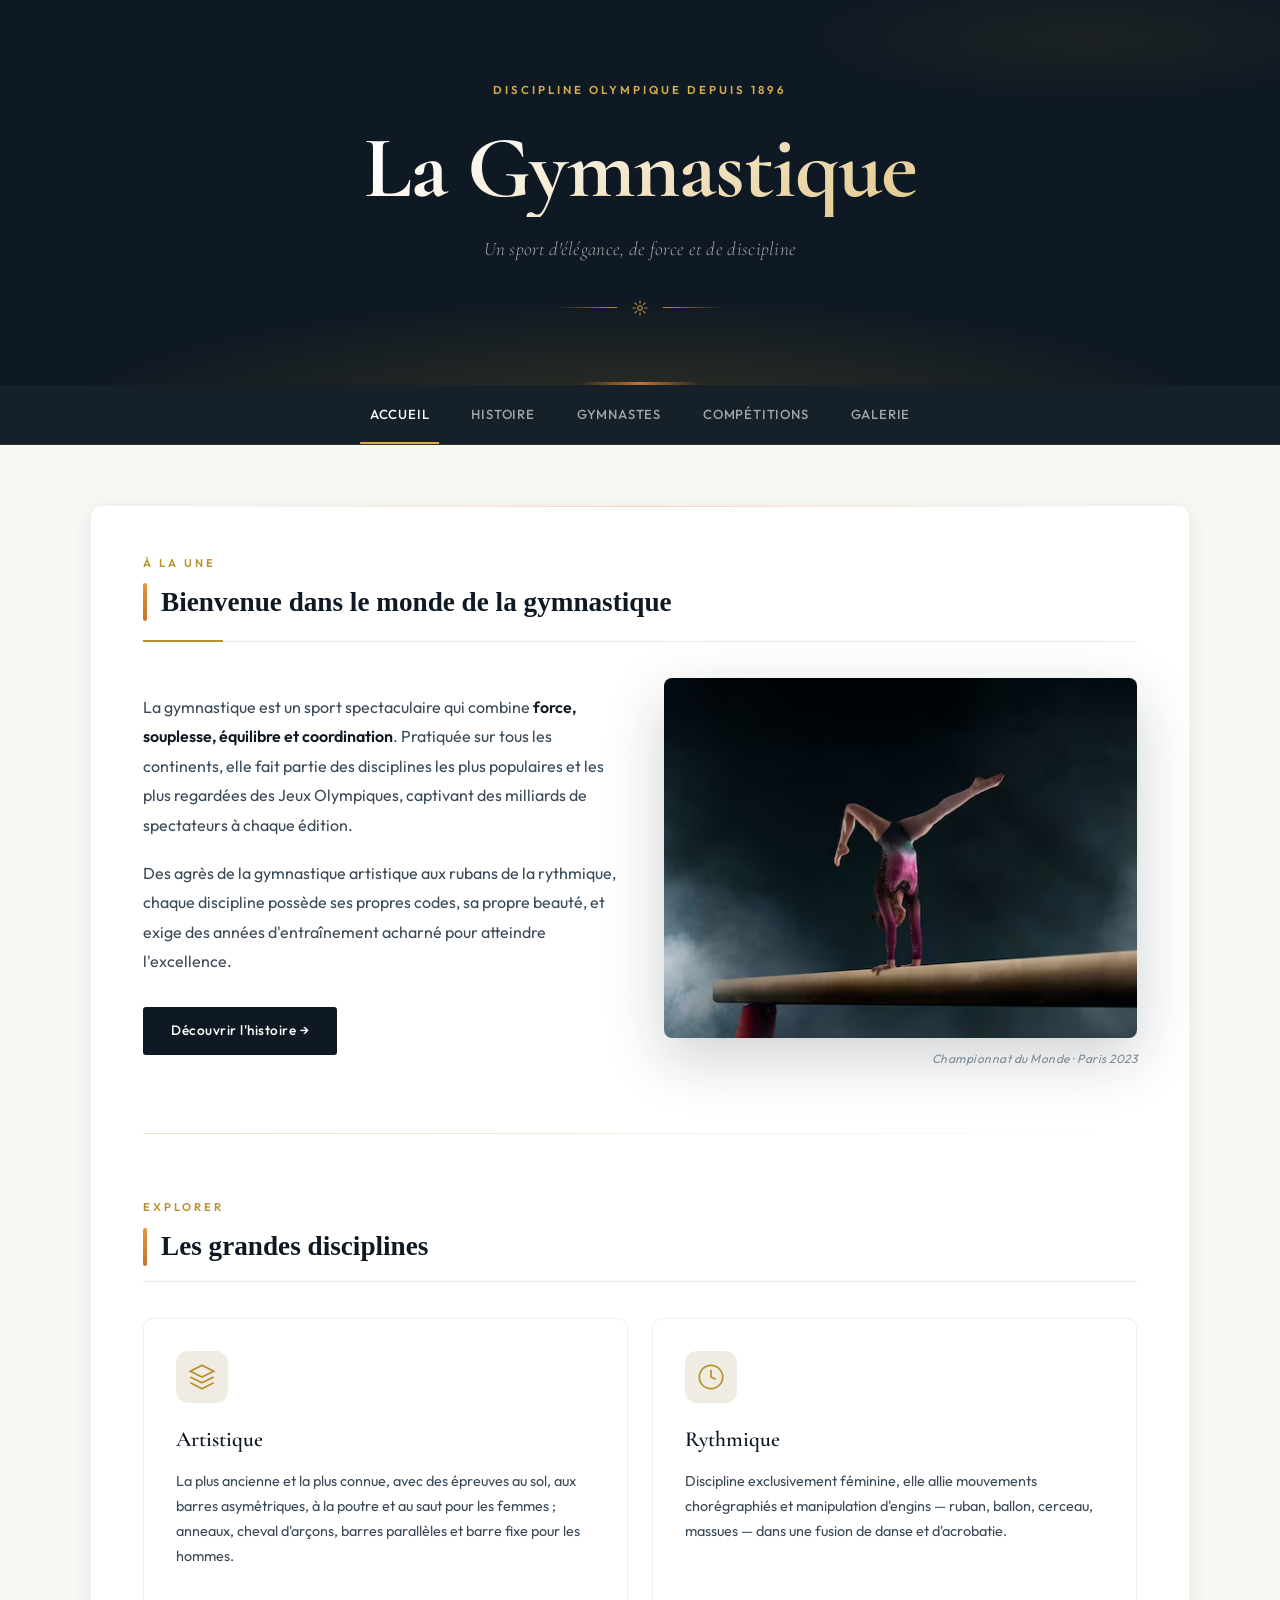
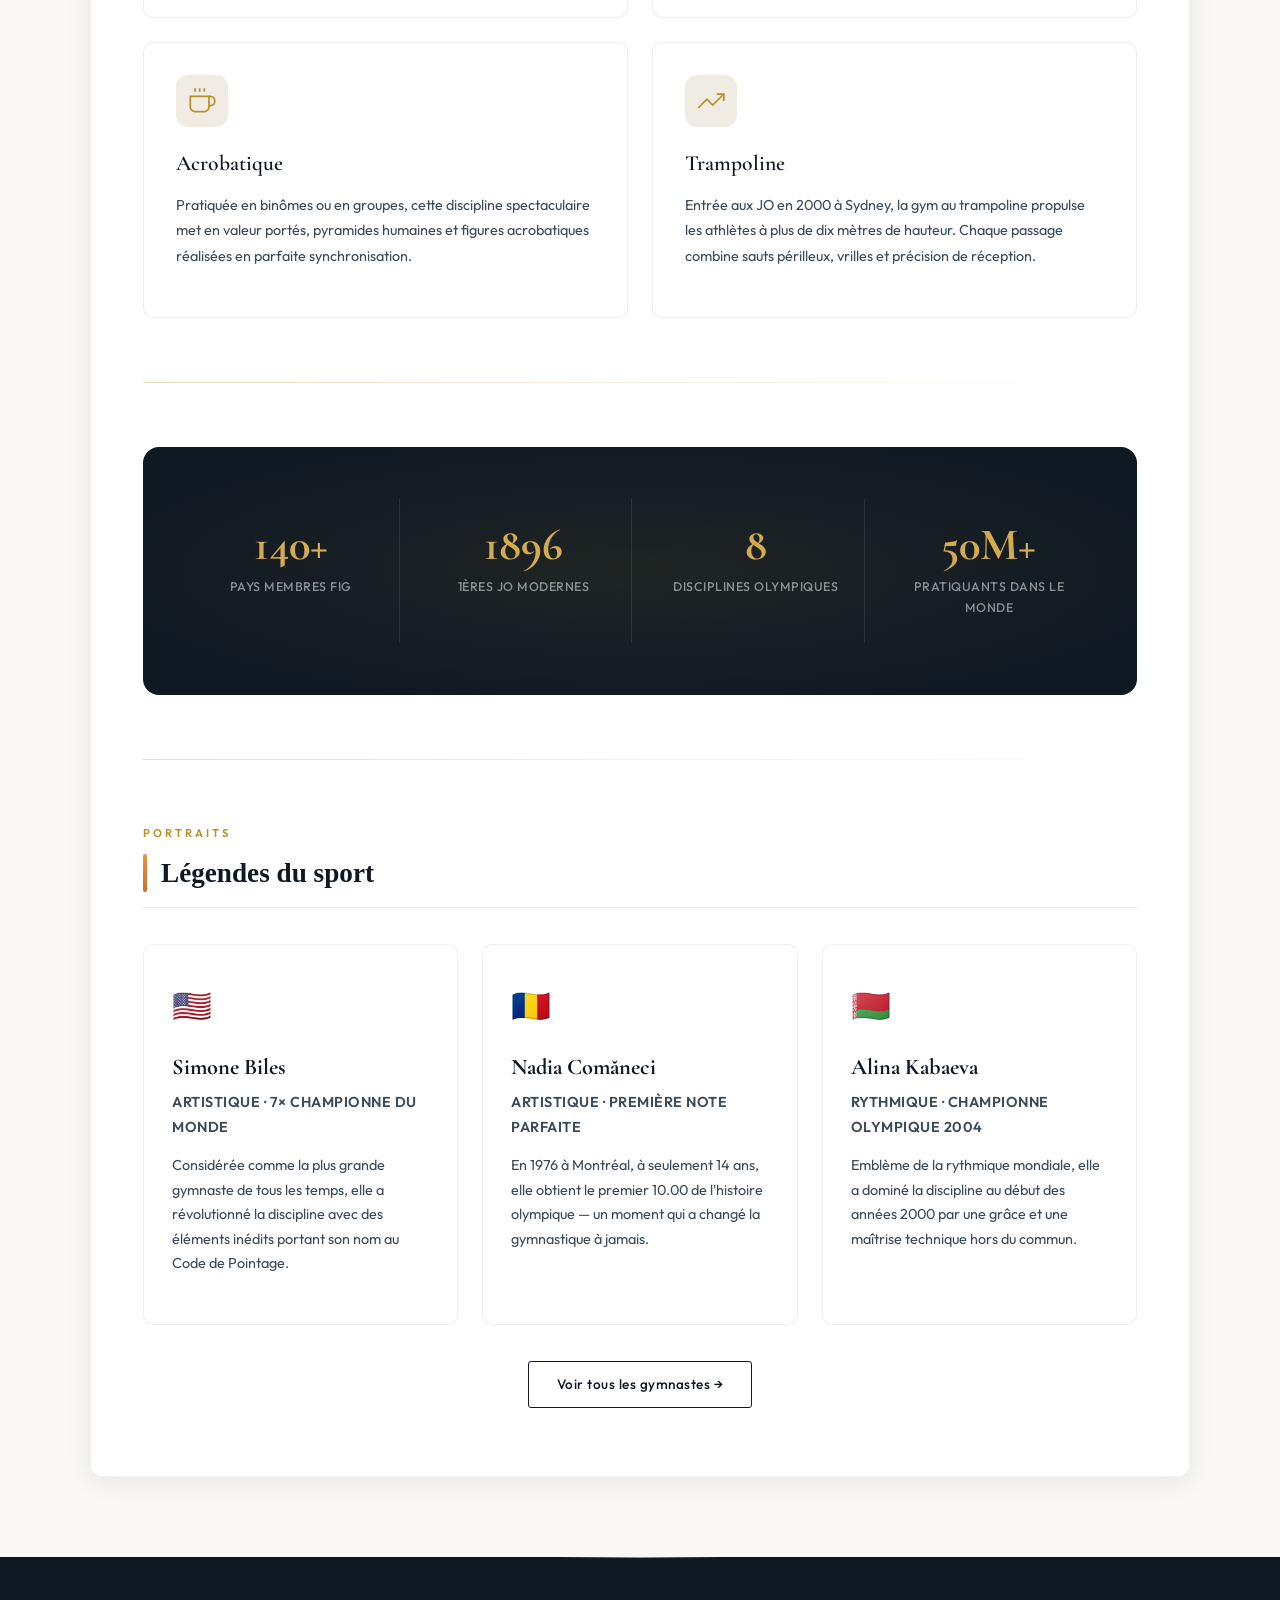
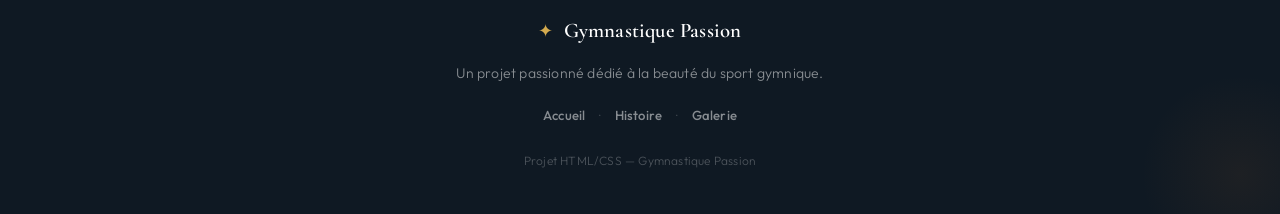
<file: index.html>
<!DOCTYPE html>
<html lang="fr">
<head>
<meta charset="UTF-8">
<meta name="viewport" content="width=device-width, initial-scale=1.0">
<title>Gymnastique Passion</title>
<link rel="preconnect" href="https://fonts.googleapis.com">
<link rel="preconnect" href="https://fonts.gstatic.com" crossorigin>
<link rel="stylesheet" href="css/base.css">
<link rel="stylesheet" href="css/accueil.css">
</head>

<body>

<header>
  <div class="header-eyebrow">Discipline olympique depuis 1896</div>
  <h1>La Gymnastique</h1>
  <p>Un sport d'élégance, de force et de discipline</p>
  <div class="header-ornament">
    <span></span><svg width="18" height="18" viewBox="0 0 24 24" fill="none" stroke="currentColor" stroke-width="1.5"><circle cx="12" cy="12" r="3"/><path d="M12 2v4M12 18v4M4.93 4.93l2.83 2.83M16.24 16.24l2.83 2.83M2 12h4M18 12h4M4.93 19.07l2.83-2.83M16.24 7.76l2.83-2.83"/></svg><span></span>
  </div>
</header>
<nav>
  <ul>
    <li><a href="index.html" class="active">Accueil</a></li>
    <li><a href="histoire.html">Histoire</a></li>
    <li><a href="gymnastes.html">Gymnastes</a></li>
    <li><a href="competitions.html">Compétitions</a></li>
    <li><a href="galerie.html">Galerie</a></li>
  </ul>
</nav>

<div class="container">
  <section class="intro-section">
    <div class="intro-label">À la une</div>
    <h2>Bienvenue dans le monde de la gymnastique</h2>
    <div class="intro-grid">
      <div class="intro-text">
        <p>
          La gymnastique est un sport spectaculaire qui combine <strong>force, souplesse, équilibre et coordination</strong>.
          Pratiquée sur tous les continents, elle fait partie des disciplines les plus populaires et les plus regardées
          des Jeux Olympiques, captivant des milliards de spectateurs à chaque édition.
        </p>
        <p>
          Des agrès de la gymnastique artistique aux rubans de la rythmique, chaque discipline
          possède ses propres codes, sa propre beauté, et exige des années d'entraînement acharné
          pour atteindre l'excellence.
        </p>
        <a href="histoire.html" class="btn-primary">Découvrir l'histoire →</a>
      </div>
      <div class="intro-image-wrap">
        <img src="images/gymnastique1.jpg" alt="Gymnaste en action">
        <div class="image-caption">Championnat du Monde · Paris 2023</div>
      </div>
    </div>
  </section>

  <div class="divider"><span></span></div>

  <section class="disciplines-section">
    <div class="section-header">
      <div class="intro-label">Explorer</div>
      <h2>Les grandes disciplines</h2>
    </div>

    <div class="disciplines-grid">

      <div class="discipline-card">
        <div class="discipline-icon">
          <svg width="28" height="28" viewBox="0 0 24 24" fill="none" stroke="currentColor" stroke-width="1.5"><path d="M12 2L2 7l10 5 10-5-10-5z"/><path d="M2 17l10 5 10-5"/><path d="M2 12l10 5 10-5"/></svg>
        </div>
        <h3>Artistique</h3>
        <p>La plus ancienne et la plus connue, avec des épreuves au sol, aux barres asymétriques, à la poutre et au saut pour les femmes ; anneaux, cheval d'arçons, barres parallèles et barre fixe pour les hommes.</p>
      </div>

      <div class="discipline-card">
        <div class="discipline-icon">
          <svg width="28" height="28" viewBox="0 0 24 24" fill="none" stroke="currentColor" stroke-width="1.5"><circle cx="12" cy="12" r="10"/><path d="M12 6v6l4 2"/></svg>
        </div>
        <h3>Rythmique</h3>
        <p>Discipline exclusivement féminine, elle allie mouvements chorégraphiés et manipulation d'engins — ruban, ballon, cerceau, massues — dans une fusion de danse et d'acrobatie.</p>
      </div>

      <div class="discipline-card">
        <div class="discipline-icon">
          <svg width="28" height="28" viewBox="0 0 24 24" fill="none" stroke="currentColor" stroke-width="1.5"><path d="M18 8h1a4 4 0 0 1 0 8h-1"/><path d="M2 8h16v9a4 4 0 0 1-4 4H6a4 4 0 0 1-4-4V8z"/><line x1="6" y1="1" x2="6" y2="4"/><line x1="10" y1="1" x2="10" y2="4"/><line x1="14" y1="1" x2="14" y2="4"/></svg>
        </div>
        <h3>Acrobatique</h3>
        <p>Pratiquée en binômes ou en groupes, cette discipline spectaculaire met en valeur portés, pyramides humaines et figures acrobatiques réalisées en parfaite synchronisation.</p>
      </div>

      <div class="discipline-card">
        <div class="discipline-icon">
          <svg width="28" height="28" viewBox="0 0 24 24" fill="none" stroke="currentColor" stroke-width="1.5"><polyline points="23 6 13.5 15.5 8.5 10.5 1 18"/><polyline points="17 6 23 6 23 12"/></svg>
        </div>
        <h3>Trampoline</h3>
        <p>Entrée aux JO en 2000 à Sydney, la gym au trampoline propulse les athlètes à plus de dix mètres de hauteur. Chaque passage combine sauts périlleux, vrilles et précision de réception.</p>
      </div>

    </div>
  </section>

  <div class="divider"><span></span></div>

  <section class="stats-section">
    <div class="stats-grid">
      <div class="stat-item">
        <div class="stat-number">140+</div>
        <div class="stat-label">pays membres FIG</div>
      </div>
      <div class="stat-item">
        <div class="stat-number">1896</div>
        <div class="stat-label">1ères JO modernes</div>
      </div>
      <div class="stat-item">
        <div class="stat-number">8</div>
        <div class="stat-label">disciplines olympiques</div>
      </div>
      <div class="stat-item">
        <div class="stat-number">50M+</div>
        <div class="stat-label">pratiquants dans le monde</div>
      </div>
    </div>
  </section>

  <div class="divider"><span></span></div>

  <section class="gymnasts-section">
    <div class="section-header">
      <div class="intro-label">Portraits</div>
      <h2>Légendes du sport</h2>
    </div>
    <div class="gymnasts-grid">
      <div class="gymnast-card ">
        <div class="gymnast-flag">🇺🇸</div>
        <h3>Simone Biles</h3>
        <p class="gymnast-title">Artistique · 7× Championne du Monde</p>
        <p>Considérée comme la plus grande gymnaste de tous les temps, elle a révolutionné la discipline avec des éléments inédits portant son nom au Code de Pointage.</p>
      </div>
      <div class="gymnast-card">
        <div class="gymnast-flag">🇷🇴</div>
        <h3>Nadia Comăneci</h3>
        <p class="gymnast-title">Artistique · Première note parfaite</p>
        <p>En 1976 à Montréal, à seulement 14 ans, elle obtient le premier 10.00 de l'histoire olympique — un moment qui a changé la gymnastique à jamais.</p>
      </div>
      <div class="gymnast-card">
        <div class="gymnast-flag">🇧🇾</div>
        <h3>Alina Kabaeva</h3>
        <p class="gymnast-title">Rythmique · Championne olympique 2004</p>
        <p>Emblème de la rythmique mondiale, elle a dominé la discipline au début des années 2000 par une grâce et une maîtrise technique hors du commun.</p>
      </div>
    </div>
    <div class="section-link">
      <a href="gymnastes.html" class="btn-secondary">Voir tous les gymnastes →</a>
    </div>
  </section>

</div>

<footer>
  <div class="footer-inner">
    <div class="footer-brand">
      <span class="footer-logo">✦</span>
      <strong>Gymnastique Passion</strong>
    </div>
    <p>Un projet passionné dédié à la beauté du sport gymnique.</p>
    <div class="footer-links">
      <a href="index.html">Accueil</a>
      <span>·</span>
      <a href="histoire.html">Histoire</a>
      <span>·</span>
      <a href="galerie.html">Galerie</a>
    </div>
    <p class="footer-copy">Projet HTML/CSS — Gymnastique Passion</p>
  </div>
</footer>

</body>
</html>
</file>
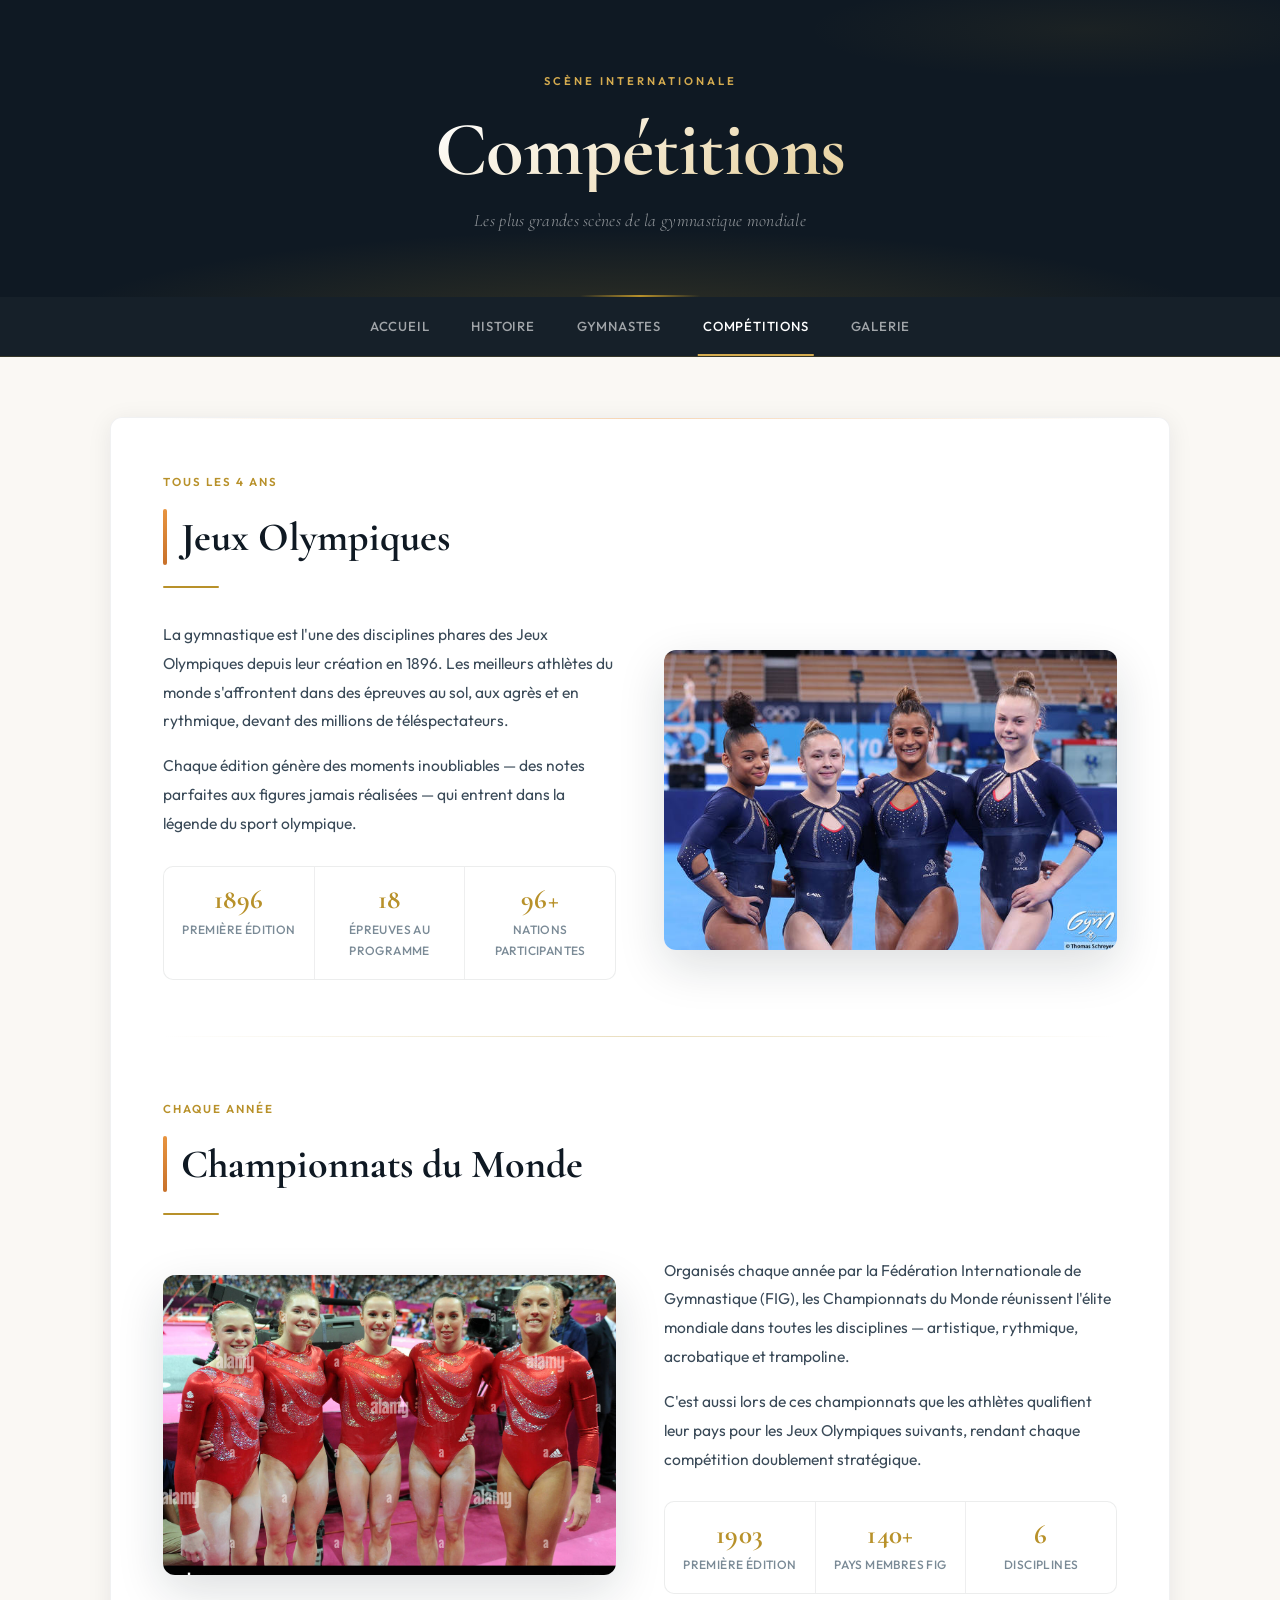
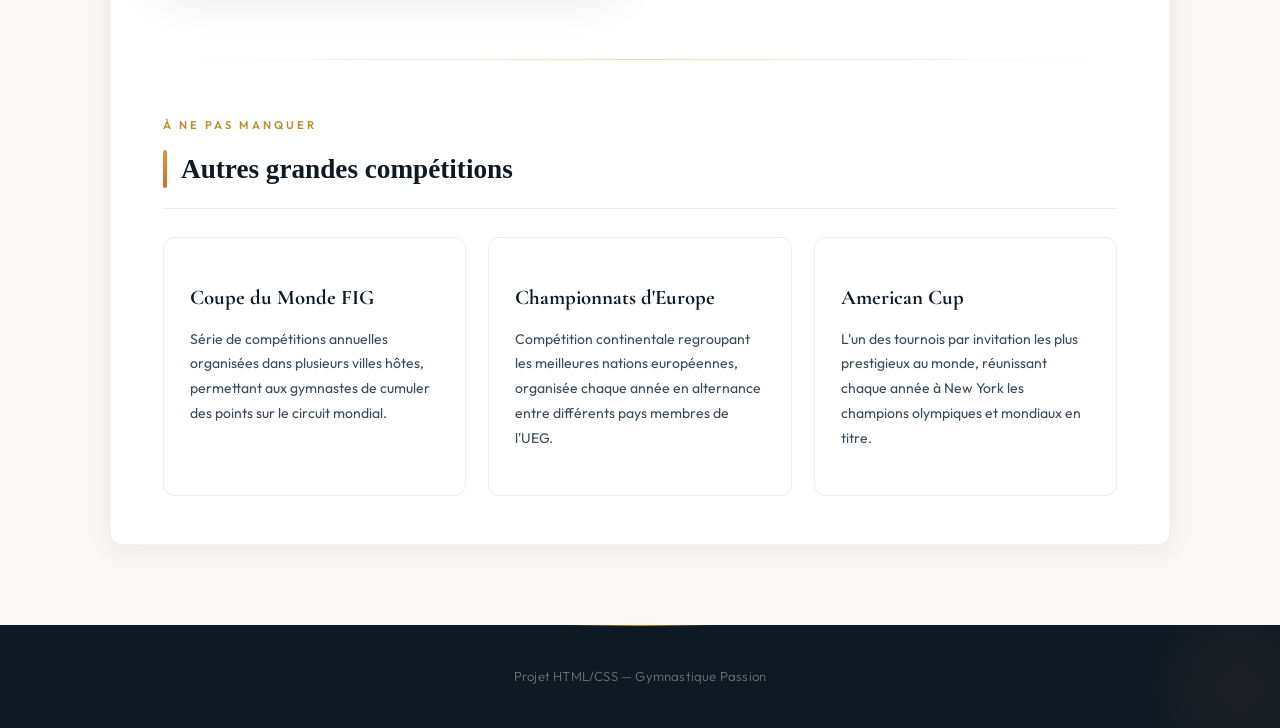
<file: competitions.html>
<!DOCTYPE html>
<html lang="fr">
<head>
<meta charset="UTF-8">
<meta name="viewport" content="width=device-width, initial-scale=1.0">
<title>Compétitions de Gymnastique</title>
<link rel="preconnect" href="https://fonts.googleapis.com">
<link rel="preconnect" href="https://fonts.gstatic.com" crossorigin>
<link rel="stylesheet" href="css/base.css">
<link rel="stylesheet" href="css/competitions.css">
</head>

<body>

<header>
  <div class="header-eyebrow">Scène internationale</div>
  <h1>Compétitions</h1>
  <p>Les plus grandes scènes de la gymnastique mondiale</p>
</header>

<nav>
<ul>
<li><a href="index.html">Accueil</a></li>
<li><a href="histoire.html">Histoire</a></li>
<li><a href="gymnastes.html">Gymnastes</a></li>
<li><a href="competitions.html" class="active">Compétitions</a></li>
<li><a href="galerie.html">Galerie</a></li>
</ul>
</nav>

<div class="container">

  <!-- JEUX OLYMPIQUES -->
  <section class="comp-section">
    <div class="comp-badge"> Tous les 4 ans</div>
    <h2>Jeux Olympiques</h2>
    <div class="comp-grid">
      <div class="comp-text">
        <p>La gymnastique est l'une des disciplines phares des Jeux Olympiques depuis leur création en 1896. Les meilleurs athlètes du monde s'affrontent dans des épreuves au sol, aux agrès et en rythmique, devant des millions de téléspectateurs.</p>
        <p>Chaque édition génère des moments inoubliables — des notes parfaites aux figures jamais réalisées — qui entrent dans la légende du sport olympique.</p>
        <div class="comp-stats">
          <div class="comp-stat"><span>1896</span>Première édition</div>
          <div class="comp-stat"><span>18</span>Épreuves au programme</div>
          <div class="comp-stat"><span>96+</span>Nations participantes</div>
        </div>
      </div>
      <div class="comp-img-wrap">
        <img src="images/competition1.jpg" alt="Jeux Olympiques de Gymnastique">
      </div>
    </div>
  </section>

  <div class="section-divider"></div>

  <!-- CHAMPIONNATS DU MONDE -->
  <section class="comp-section">
    <div class="comp-badge"> Chaque année</div>
    <h2>Championnats du Monde</h2>
    <div class="comp-grid reverse">
      <div class="comp-img-wrap">
        <img src="images/competition2.jpg" alt="Championnats du Monde de Gymnastique">
      </div>
      <div class="comp-text">
        <p>Organisés chaque année par la Fédération Internationale de Gymnastique (FIG), les Championnats du Monde réunissent l'élite mondiale dans toutes les disciplines — artistique, rythmique, acrobatique et trampoline.</p>
        <p>C'est aussi lors de ces championnats que les athlètes qualifient leur pays pour les Jeux Olympiques suivants, rendant chaque compétition doublement stratégique.</p>
        <div class="comp-stats">
          <div class="comp-stat"><span>1903</span>Première édition</div>
          <div class="comp-stat"><span>140+</span>Pays membres FIG</div>
          <div class="comp-stat"><span>6</span>Disciplines</div>
        </div>
      </div>
    </div>
  </section>

  <div class="section-divider"></div>

  <!-- AUTRES COMPÉTITIONS -->
  <section class="other-comps">
    <div class="intro-label">À ne pas manquer</div>
    <h2 class="other-title">Autres grandes compétitions</h2>
    <div class="other-grid">
      <div class="other-card">
        <div class="other-icon"></div>
        <h3>Coupe du Monde FIG</h3>
        <p>Série de compétitions annuelles organisées dans plusieurs villes hôtes, permettant aux gymnastes de cumuler des points sur le circuit mondial.</p>
      </div>
      <div class="other-card">
        <div class="other-icon"></div>
        <h3>Championnats d'Europe</h3>
        <p>Compétition continentale regroupant les meilleures nations européennes, organisée chaque année en alternance entre différents pays membres de l'UEG.</p>
      </div>
      <div class="other-card">
        <div class="other-icon"></div>
        <h3>American Cup</h3>
        <p>L'un des tournois par invitation les plus prestigieux au monde, réunissant chaque année à New York les champions olympiques et mondiaux en titre.</p>
      </div>
    </div>
  </section>

</div>

<footer>
  <div class="footer-inner">
    <p>Projet HTML/CSS — Gymnastique Passion</p>
  </div>
</footer>

</body>
</html>
</file>
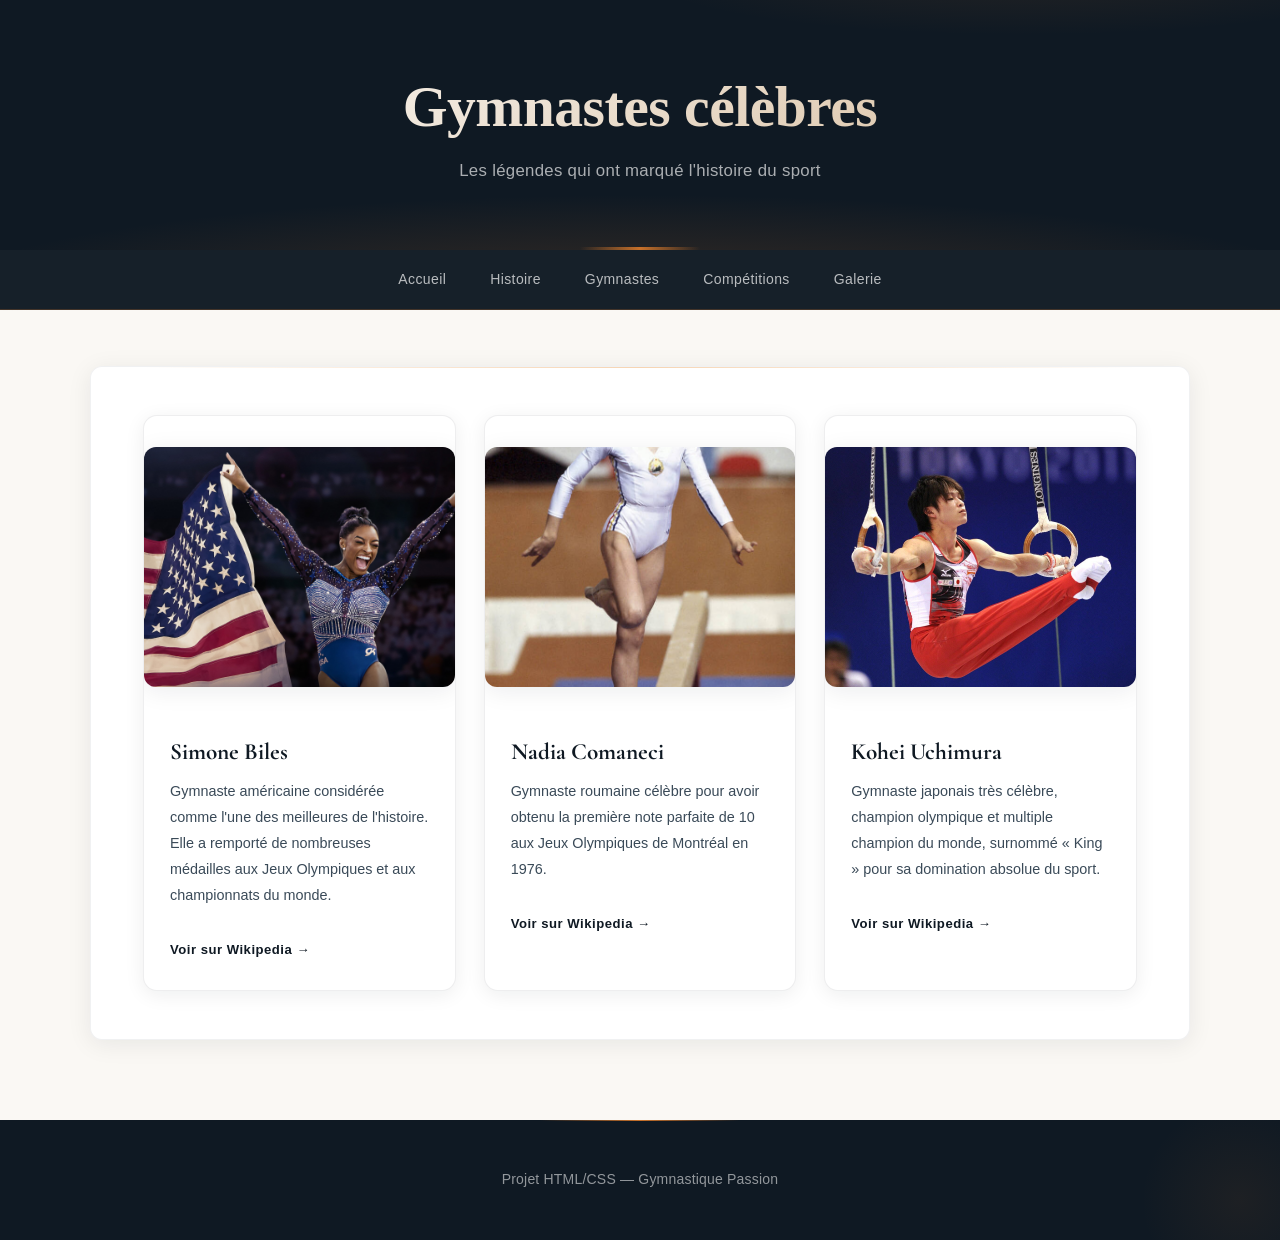
<file: gymnastes.html>
<!DOCTYPE html>
<html lang="fr">
<head>
<meta charset="UTF-8">
<meta name="viewport" content="width=device-width, initial-scale=1.0">
<title>Gymnastes célèbres</title>
<link rel="preconnect" href="https://fonts.googleapis.com">
<link rel="preconnect" href="https://fonts.gstatic.com" crossorigin>
<link rel="stylesheet" href="css/base.css">
<link rel="stylesheet" href="css/gymnastes.css">
</head>
<body>
<header>
<h1>Gymnastes célèbres</h1>
<p>Les légendes qui ont marqué l'histoire du sport</p>
</header>
<nav>
<ul>
<li><a href="index.html">Accueil</a></li>
<li><a href="histoire.html">Histoire</a></li>
<li><a href="gymnastes.html" class="active">Gymnastes</a></li>
<li><a href="competitions.html">Compétitions</a></li>
<li><a href="galerie.html">Galerie</a></li>
</ul>
</nav>
<div class="container">
<div class="cards">

  <div class="card">
    <img src="images/simone.jpg" alt="Simone Biles">
    <div class="card-body">
      <h3>Simone Biles</h3>
      <p>Gymnaste américaine considérée comme l'une des meilleures de l'histoire. Elle a remporté de nombreuses médailles aux Jeux Olympiques et aux championnats du monde.</p>
      <a href="https://fr.wikipedia.org/wiki/Simone_Biles" target="_blank" rel="noopener noreferrer" class="wiki-link">
        Voir sur Wikipedia →
      </a>
    </div>
  </div>

  <div class="card">
    <img src="images/nadia.jpg" alt="Nadia Comaneci">
    <div class="card-body">
      <h3>Nadia Comaneci</h3>
      <p>Gymnaste roumaine célèbre pour avoir obtenu la première note parfaite de 10 aux Jeux Olympiques de Montréal en 1976.</p>
      <a href="https://fr.wikipedia.org/wiki/Nadia_Com%C4%83neci" target="_blank" rel="noopener noreferrer" class="wiki-link">
        Voir sur Wikipedia →
      </a>
    </div>
  </div>

  <div class="card">
    <img src="images/kohei.jpg" alt="Kohei Uchimura">
    <div class="card-body">
      <h3>Kohei Uchimura</h3>
      <p>Gymnaste japonais très célèbre, champion olympique et multiple champion du monde, surnommé « King » pour sa domination absolue du sport.</p>
      <a href="https://fr.wikipedia.org/wiki/K%C5%8Dhei_Uchimura" target="_blank" rel="noopener noreferrer" class="wiki-link">
        Voir sur Wikipedia →
      </a>
    </div>
  </div>

</div>
</div>
<footer>
  <div class="footer-inner">
    <p>Projet HTML/CSS — Gymnastique Passion</p>
  </div>
</footer>
</body>
</html>
</file>
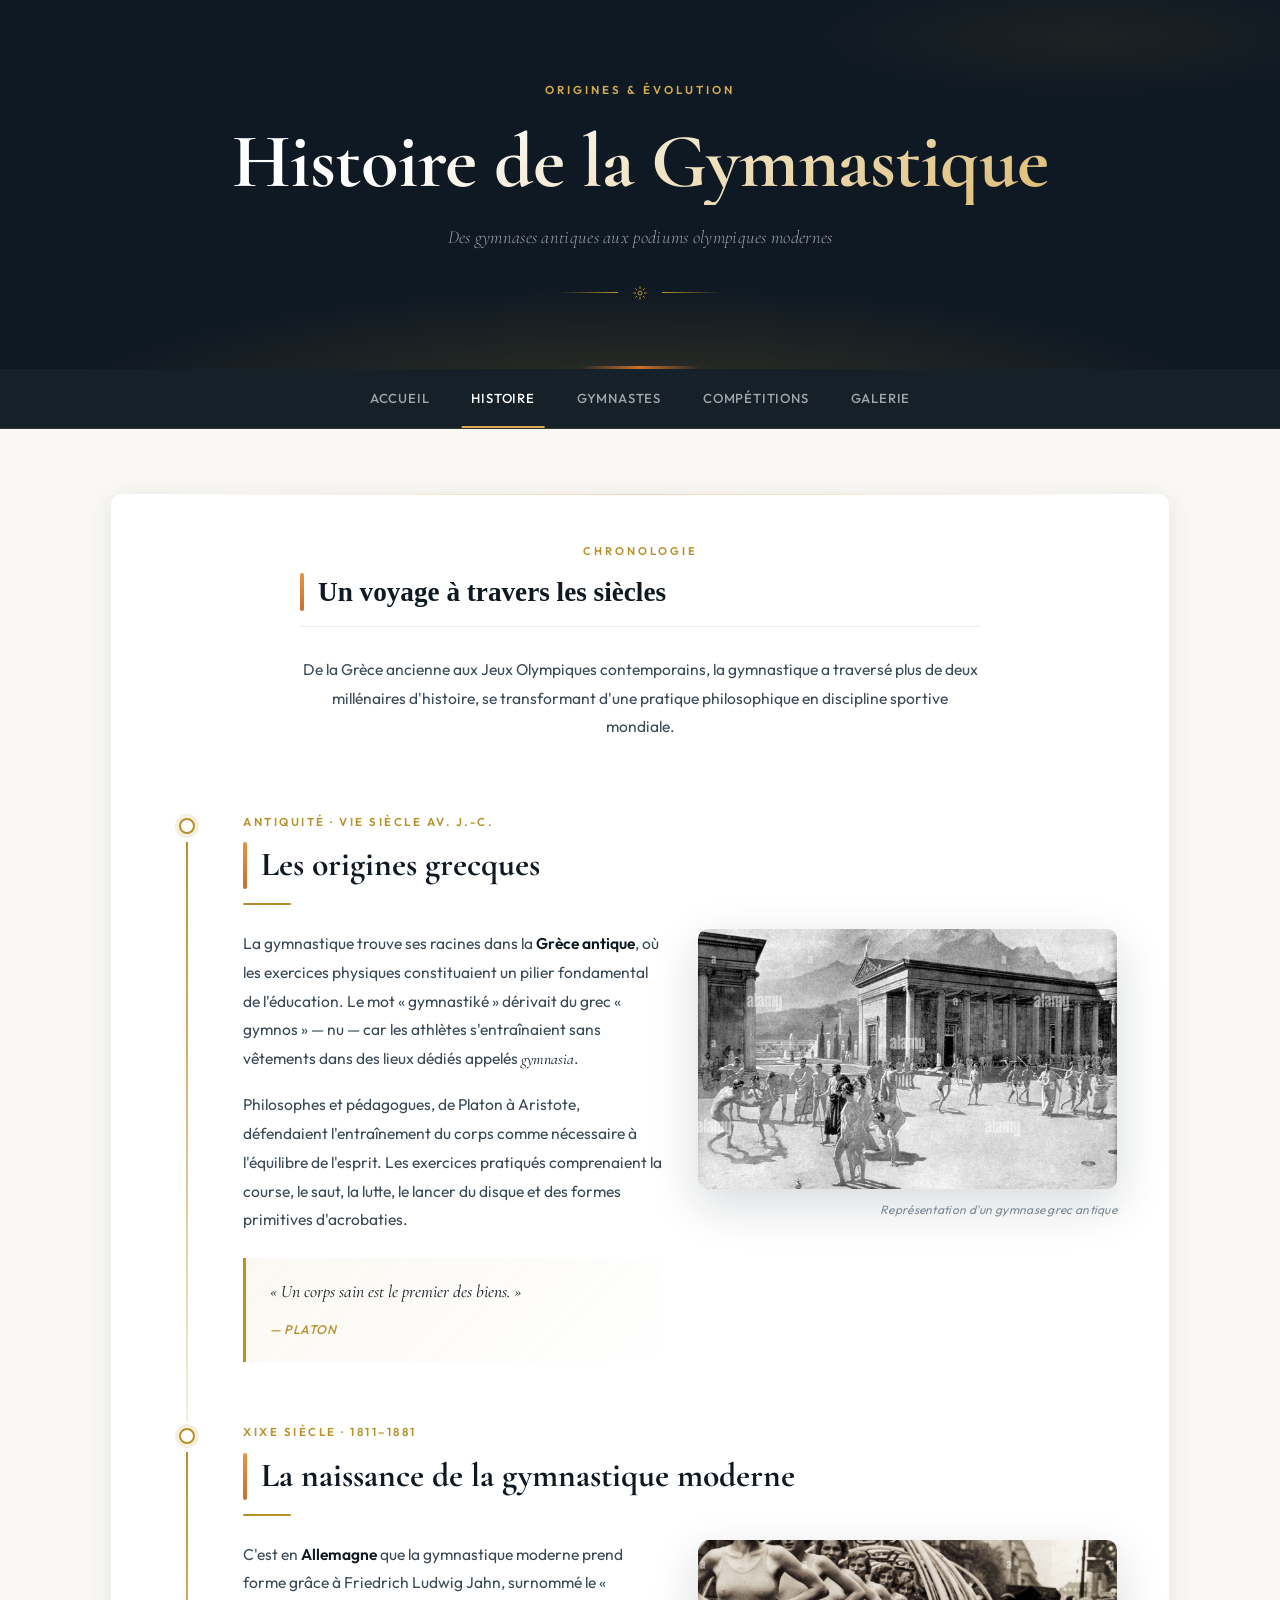
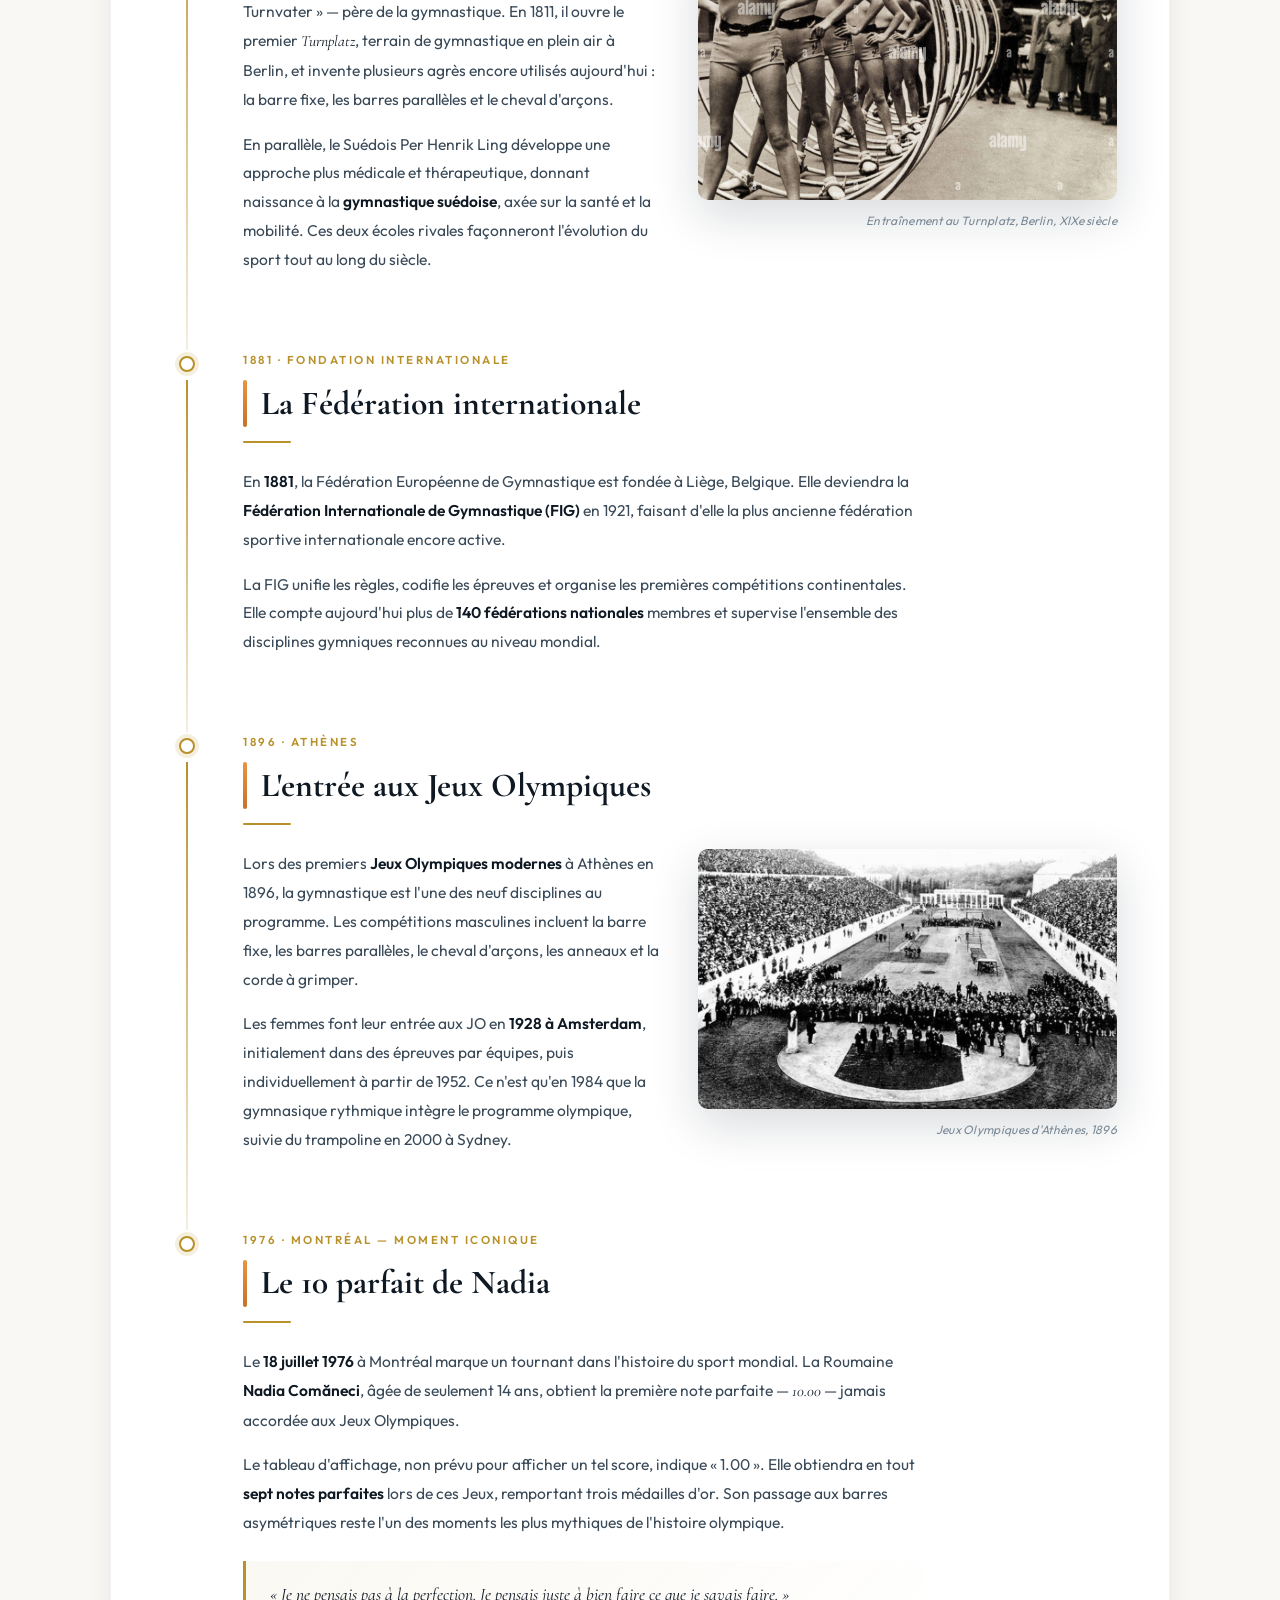
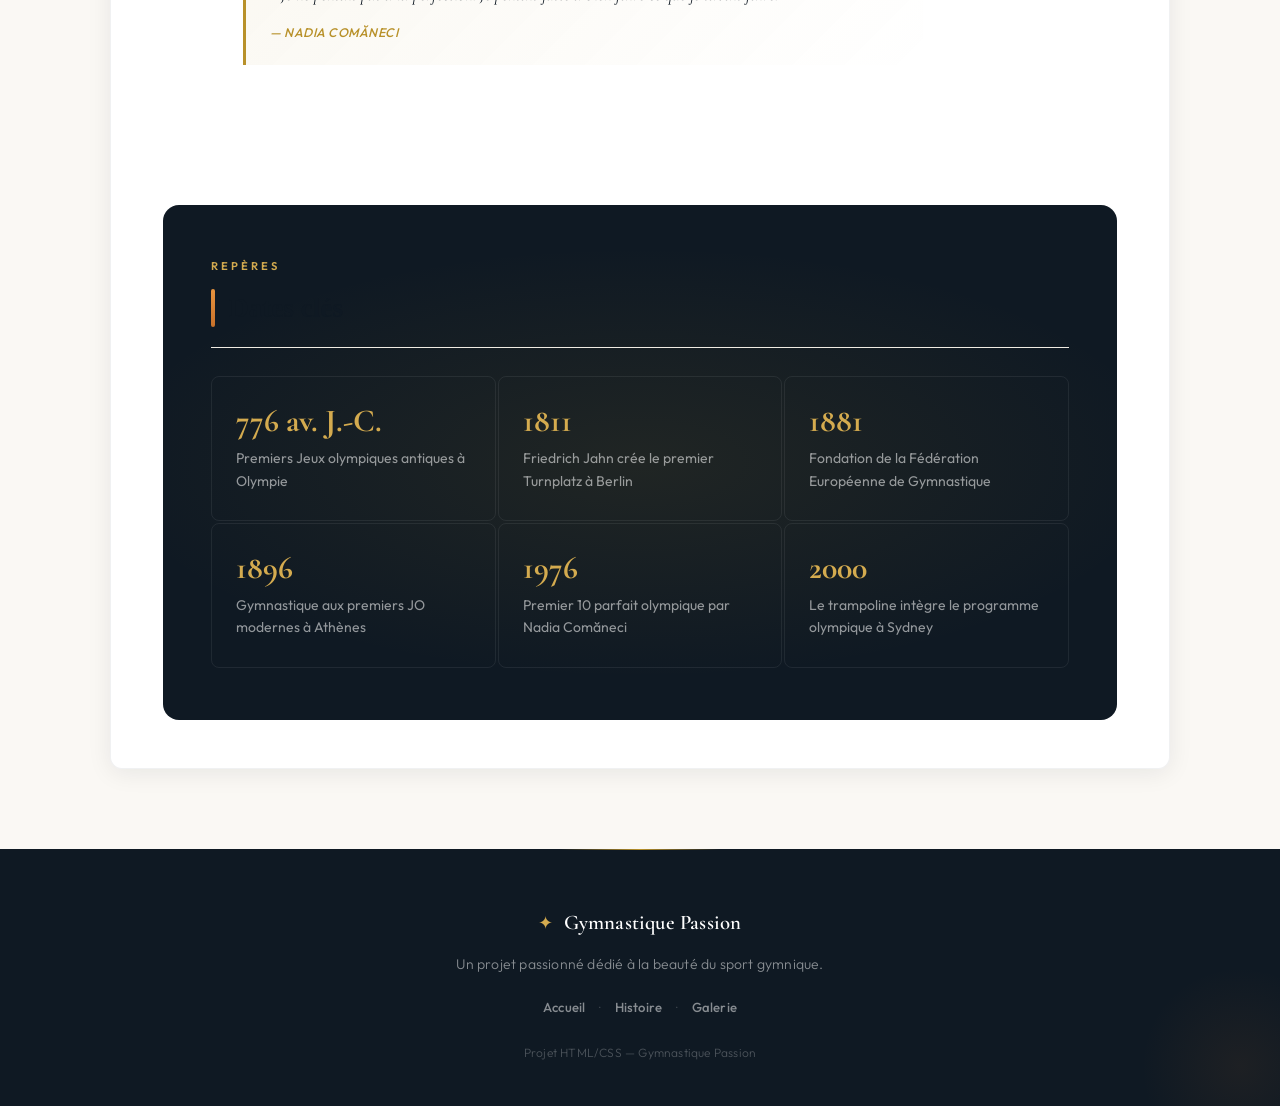
<file: histoire.html>
<!DOCTYPE html>
<html lang="fr">
<head>
<meta charset="UTF-8">
<meta name="viewport" content="width=device-width, initial-scale=1.0">
<title>Histoire de la Gymnastique</title>
<link rel="preconnect" href="https://fonts.googleapis.com">
<link rel="preconnect" href="https://fonts.gstatic.com" crossorigin>
<link rel="stylesheet" href="css/base.css">
<link rel="stylesheet" href="css/histoire.css">
</head>

<body>

<header>
  <div class="header-eyebrow">Origines &amp; Évolution</div>
  <h1>Histoire de la Gymnastique</h1>
  <p>Des gymnases antiques aux podiums olympiques modernes</p>
  <div class="header-ornament">
    <span></span>
    <svg width="16" height="16" viewBox="0 0 24 24" fill="none" stroke="currentColor" stroke-width="1.5"><circle cx="12" cy="12" r="3"/><path d="M12 2v4M12 18v4M4.93 4.93l2.83 2.83M16.24 16.24l2.83 2.83M2 12h4M18 12h4M4.93 19.07l2.83-2.83M16.24 7.76l2.83-2.83"/></svg>
    <span></span>
  </div>
</header>

<nav>
  <ul>
    <li><a href="index.html">Accueil</a></li>
    <li><a href="histoire.html" class="active">Histoire</a></li>
    <li><a href="gymnastes.html">Gymnastes</a></li>
    <li><a href="competitions.html">Compétitions</a></li>
    <li><a href="galerie.html">Galerie</a></li>
  </ul>
</nav>

<div class="container">

  <section class="page-intro">
    <div class="intro-label">Chronologie</div>
    <h2 class="page-title">Un voyage à travers les siècles</h2>
    <p class="page-subtitle">
      De la Grèce ancienne aux Jeux Olympiques contemporains, la gymnastique a traversé plus de deux millénaires d'histoire, se transformant d'une pratique philosophique en discipline sportive mondiale.
    </p>
  </section>

  <section class="timeline">

    <div class="timeline-item">
      <div class="timeline-marker">
        <div class="timeline-dot"></div>
        <div class="timeline-line"></div>
      </div>
      <div class="timeline-content">
        <div class="timeline-era">Antiquité · VIe siècle av. J.-C.</div>
        <h2>Les origines grecques</h2>
        <div class="timeline-body">
          <div class="timeline-text">
            <p>
              La gymnastique trouve ses racines dans la <strong>Grèce antique</strong>, où les exercices physiques constituaient un pilier fondamental de l'éducation. Le mot « gymnastiké » dérivait du grec « gymnos » — nu — car les athlètes s'entraînaient sans vêtements dans des lieux dédiés appelés <em>gymnasia</em>.
            </p>
            <p>
              Philosophes et pédagogues, de Platon à Aristote, défendaient l'entraînement du corps comme nécessaire à l'équilibre de l'esprit. Les exercices pratiqués comprenaient la course, le saut, la lutte, le lancer du disque et des formes primitives d'acrobaties.
            </p>
            <div class="timeline-quote">
              <blockquote>« Un corps sain est le premier des biens. »</blockquote>
              <cite>— Platon</cite>
            </div>
          </div>
          <div class="timeline-image-wrap">
            <img src="images/gymnastique2.jpg" alt="Gymnase antique grec">
            <div class="image-caption">Représentation d'un gymnase grec antique</div>
          </div>
        </div>
      </div>
    </div>

    <div class="timeline-item">
      <div class="timeline-marker">
        <div class="timeline-dot"></div>
        <div class="timeline-line"></div>
      </div>
      <div class="timeline-content">
        <div class="timeline-era">XIXe siècle · 1811–1881</div>
        <h2>La naissance de la gymnastique moderne</h2>
        <div class="timeline-body">
          <div class="timeline-text">
            <p>
              C'est en <strong>Allemagne</strong> que la gymnastique moderne prend forme grâce à Friedrich Ludwig Jahn, surnommé le « Turnvater » — père de la gymnastique. En 1811, il ouvre le premier <em>Turnplatz</em>, terrain de gymnastique en plein air à Berlin, et invente plusieurs agrès encore utilisés aujourd'hui : la barre fixe, les barres parallèles et le cheval d'arçons.
            </p>
            <p>
              En parallèle, le Suédois Per Henrik Ling développe une approche plus médicale et thérapeutique, donnant naissance à la <strong>gymnastique suédoise</strong>, axée sur la santé et la mobilité. Ces deux écoles rivales façonneront l'évolution du sport tout au long du siècle.
            </p>
          </div>
          <div class="timeline-image-wrap">
            <img src="images/gymnastique3.jpg" alt="Gymnase du XIXe siècle">
            <div class="image-caption">Entraînement au Turnplatz, Berlin, XIXe siècle</div>
          </div>
        </div>
      </div>
    </div>

    <div class="timeline-item">
      <div class="timeline-marker">
        <div class="timeline-dot"></div>
        <div class="timeline-line"></div>
      </div>
      <div class="timeline-content">
        <div class="timeline-era">1881 · Fondation internationale</div>
        <h2>La Fédération internationale</h2>
        <div class="timeline-body">
          <div class="timeline-text">
            <p>
              En <strong>1881</strong>, la Fédération Européenne de Gymnastique est fondée à Liège, Belgique. Elle deviendra la <strong>Fédération Internationale de Gymnastique (FIG)</strong> en 1921, faisant d'elle la plus ancienne fédération sportive internationale encore active.
            </p>
            <p>
              La FIG unifie les règles, codifie les épreuves et organise les premières compétitions continentales. Elle compte aujourd'hui plus de <strong>140 fédérations nationales</strong> membres et supervise l'ensemble des disciplines gymniques reconnues au niveau mondial.
            </p>
          </div>
        </div>
      </div>
    </div>

    <div class="timeline-item">
      <div class="timeline-marker">
        <div class="timeline-dot"></div>
        <div class="timeline-line"></div>
      </div>
      <div class="timeline-content">
        <div class="timeline-era">1896 · Athènes</div>
        <h2>L'entrée aux Jeux Olympiques</h2>
        <div class="timeline-body">
          <div class="timeline-text">
            <p>
              Lors des premiers <strong>Jeux Olympiques modernes</strong> à Athènes en 1896, la gymnastique est l'une des neuf disciplines au programme. Les compétitions masculines incluent la barre fixe, les barres parallèles, le cheval d'arçons, les anneaux et la corde à grimper.
            </p>
            <p>
              Les femmes font leur entrée aux JO en <strong>1928 à Amsterdam</strong>, initialement dans des épreuves par équipes, puis individuellement à partir de 1952. Ce n'est qu'en 1984 que la gymnasique rythmique intègre le programme olympique, suivie du trampoline en 2000 à Sydney.
            </p>
          </div>
          <div class="timeline-image-wrap">
            <img src="images/gymnastique4.jpg" alt="JO 1896 Athènes">
            <div class="image-caption">Jeux Olympiques d'Athènes, 1896</div>
          </div>
        </div>
      </div>
    </div>

    <div class="timeline-item">
      <div class="timeline-marker">
        <div class="timeline-dot"></div>
        <div class="timeline-line last"></div>
      </div>
      <div class="timeline-content">
        <div class="timeline-era">1976 · Montréal — Moment iconique</div>
        <h2>Le 10 parfait de Nadia</h2>
        <div class="timeline-body">
          <div class="timeline-text">
            <p>
              Le <strong>18 juillet 1976</strong> à Montréal marque un tournant dans l'histoire du sport mondial. La Roumaine <strong>Nadia Comăneci</strong>, âgée de seulement 14 ans, obtient la première note parfaite — <em>10.00</em> — jamais accordée aux Jeux Olympiques.
            </p>
            <p>
              Le tableau d'affichage, non prévu pour afficher un tel score, indique « 1.00 ». Elle obtiendra en tout <strong>sept notes parfaites</strong> lors de ces Jeux, remportant trois médailles d'or. Son passage aux barres asymétriques reste l'un des moments les plus mythiques de l'histoire olympique.
            </p>
            <div class="timeline-quote">
              <blockquote>« Je ne pensais pas à la perfection. Je pensais juste à bien faire ce que je savais faire. »</blockquote>
              <cite>— Nadia Comăneci</cite>
            </div>
          </div>
        </div>
      </div>
    </div>

  </section>

  <section class="keydates-section">
    <div class="intro-label">Repères</div>
    <h2 class="section-title">Dates clés</h2>
    <div class="keydates-grid">
      <div class="keydate-item">
        <div class="keydate-year">776 av. J.-C.</div>
        <div class="keydate-desc">Premiers Jeux olympiques antiques à Olympie</div>
      </div>
      <div class="keydate-item">
        <div class="keydate-year">1811</div>
        <div class="keydate-desc">Friedrich Jahn crée le premier Turnplatz à Berlin</div>
      </div>
      <div class="keydate-item">
        <div class="keydate-year">1881</div>
        <div class="keydate-desc">Fondation de la Fédération Européenne de Gymnastique</div>
      </div>
      <div class="keydate-item">
        <div class="keydate-year">1896</div>
        <div class="keydate-desc">Gymnastique aux premiers JO modernes à Athènes</div>
      </div>
      <div class="keydate-item">
        <div class="keydate-year">1976</div>
        <div class="keydate-desc">Premier 10 parfait olympique par Nadia Comăneci</div>
      </div>
      <div class="keydate-item">
        <div class="keydate-year">2000</div>
        <div class="keydate-desc">Le trampoline intègre le programme olympique à Sydney</div>
      </div>
    </div>
  </section>

</div>

<footer>
  <div class="footer-inner">
    <div class="footer-brand">
      <span class="footer-logo">✦</span>
      <strong>Gymnastique Passion</strong>
    </div>
    <p>Un projet passionné dédié à la beauté du sport gymnique.</p>
    <div class="footer-links">
      <a href="index.html">Accueil</a>
      <span>·</span>
      <a href="histoire.html">Histoire</a>
      <span>·</span>
      <a href="galerie.html">Galerie</a>
    </div>
    <p class="footer-copy">Projet HTML/CSS — Gymnastique Passion</p>
  </div>
</footer>

</body>
</html>
</file>
<file: css/base.css>
@import url('https://fonts.googleapis.com/css2?family=Cormorant+Garamond:ital,wght@0,400;0,600;0,700;1,400&family=Outfit:wght@300;400;500;600&display=swap');

:root {
    --ink: #0f1923;
    --ink-soft: #2d3f4f;
    --cream: #faf8f4;
    --parchment: #f0ece3;
    --amber: #c8712a;
    --amber-light: #e8943f;
    --amber-glow: rgba(200, 113, 42, 0.15);
    --white: #ffffff;
    --muted: #7a8a96;
    --border: rgba(200, 113, 42, 0.2);
    --shadow-soft: 0 4px 24px rgba(15, 25, 35, 0.08);
    --shadow-deep: 0 16px 48px rgba(15, 25, 35, 0.16);
    --radius: 4px;
    --radius-lg: 12px;
}

*, *::before, *::after {
    margin: 0;
    padding: 0;
    box-sizing: border-box;
}

html {
    scroll-behavior: smooth;
}

body {
    font-family: 'DM Sans', sans-serif;
    background-color: var(--cream);
    color: var(--ink);
    line-height: 1.7;
    font-size: 16px;
    -webkit-font-smoothing: antialiased;
}

header {
    position: relative;
    background: var(--ink);
    color: var(--white);
    padding: 72px 40px 64px;
    text-align: center;
    overflow: hidden;
}

header::before {
    content: '';
    position: absolute;
    inset: 0;
    background:
        radial-gradient(ellipse 80% 60% at 50% 120%, rgba(200, 113, 42, 0.22) 0%, transparent 70%),
        radial-gradient(ellipse 50% 40% at 80% -10%, rgba(200, 113, 42, 0.1) 0%, transparent 60%);
    pointer-events: none;
}

header::after {
    content: '';
    position: absolute;
    bottom: 0;
    left: 50%;
    transform: translateX(-50%);
    width: 120px;
    height: 3px;
    background: linear-gradient(90deg, transparent, var(--amber), transparent);
}

header h1 {
    font-family: 'Playfair Display', serif;
    font-size: clamp(2.2rem, 5vw, 3.6rem);
    font-weight: 700;
    letter-spacing: -0.5px;
    line-height: 1.2;
    margin-bottom: 16px;
    position: relative;
    background: linear-gradient(135deg, #ffffff 0%, #d4b896 100%);
    -webkit-background-clip: text;
    -webkit-text-fill-color: transparent;
    background-clip: text;
}

header p {
    font-family: 'DM Sans', sans-serif;
    font-size: 1.05rem;
    font-weight: 300;
    color: rgba(255, 255, 255, 0.65);
    letter-spacing: 0.3px;
    position: relative;
    max-width: 480px;
    margin: 0 auto;
}


nav {
    background: rgba(15, 25, 35, 0.97);
    backdrop-filter: blur(12px);
    -webkit-backdrop-filter: blur(12px);
    position: sticky;
    top: 0;
    z-index: 100;
    border-bottom: 1px solid rgba(200, 113, 42, 0.25);
}

nav ul {
    display: flex;
    justify-content: center;
    align-items: center;
    list-style: none;
    padding: 0;
    margin: 0;
    gap: 4px;
}

nav ul li a {
    display: inline-block;
    color: rgba(255, 255, 255, 0.7);
    text-decoration: none;
    font-size: 0.875rem;
    font-weight: 500;
    letter-spacing: 0.4px;
    padding: 18px 20px;
    position: relative;
    transition: color 0.25s ease;
}

nav ul li a::after {
    content: '';
    position: absolute;
    bottom: 0;
    left: 50%;
    transform: translateX(-50%) scaleX(0);
    width: 100%;
    height: 2px;
    background: var(--amber);
    transition: transform 0.3s cubic-bezier(0.34, 1.56, 0.64, 1);
    transform-origin: center;
}

nav ul li a:hover {
    color: var(--white);
}

nav ul li a:hover::after {
    transform: translateX(-50%) scaleX(0.6);
}

.container {
    width: 90%;
    max-width: 1100px;
    margin: 56px auto;
    padding: 48px 52px;
    background: var(--white);
    border-radius: var(--radius-lg);
    box-shadow: var(--shadow-soft);
    border: 1px solid rgba(15, 25, 35, 0.06);
    position: relative;
}

.container::before {
    content: '';
    position: absolute;
    top: 0;
    left: 52px;
    right: 52px;
    height: 1px;
    background: linear-gradient(90deg, transparent, var(--amber-light), transparent);
    opacity: 0.4;
}

.container h2 {
    font-family: 'Playfair Display', serif;
    color: var(--ink);
    font-size: 1.7rem;
    font-weight: 600;
    margin-bottom: 28px;
    padding-bottom: 16px;
    position: relative;
    display: flex;
    align-items: center;
    gap: 14px;
}

.container h2::before {
    content: '';
    flex-shrink: 0;
    width: 4px;
    height: 1.4em;
    background: linear-gradient(180deg, var(--amber-light), var(--amber));
    border-radius: 2px;
}

.container h2::after {
    content: '';
    position: absolute;
    bottom: 0;
    left: 0;
    right: 0;
    height: 1px;
    background: var(--parchment);
}

.container p {
    color: var(--ink-soft);
    font-size: 0.975rem;
    line-height: 1.8;
    margin-bottom: 16px;
}

img {
    max-width: 100%;
    height: auto;
    border-radius: var(--radius-lg);
    box-shadow: var(--shadow-soft);
    margin: 28px 0;
    display: block;
    transition: transform 0.4s cubic-bezier(0.25, 0.46, 0.45, 0.94),
                box-shadow 0.4s ease;
}

img:hover {
    transform: translateY(-4px) scale(1.005);
    box-shadow: var(--shadow-deep);
}


footer {
    background: var(--ink);
    color: rgba(255, 255, 255, 0.55);
    text-align: center;
    padding: 48px 40px;
    margin-top: 80px;
    font-size: 0.875rem;
    font-weight: 300;
    letter-spacing: 0.2px;
    position: relative;
    overflow: hidden;
}

footer::before {
    content: '';
    position: absolute;
    top: 0;
    left: 50%;
    transform: translateX(-50%);
    width: 200px;
    height: 1px;
    background: linear-gradient(90deg, transparent, var(--amber), transparent);
}

footer::after {
    content: '';
    position: absolute;
    bottom: -60px;
    right: -60px;
    width: 200px;
    height: 200px;
    border-radius: 50%;
    background: radial-gradient(circle, rgba(200, 113, 42, 0.08), transparent 70%);
    pointer-events: none;
}

footer a {
    color: var(--amber-light);
    text-decoration: none;
    font-weight: 500;
    transition: color 0.25s ease, letter-spacing 0.25s ease;
    position: relative;
}

footer a:hover {
    color: #f0a84a;
    letter-spacing: 0.3px;
}


@media (max-width: 768px) {
    header {
        padding: 52px 24px 48px;
    }

    nav ul {
        gap: 0;
        overflow-x: auto;
        justify-content: flex-start;
        padding: 0 16px;
        scrollbar-width: none;
    }

    nav ul::-webkit-scrollbar {
        display: none;
    }

    nav ul li a {
        padding: 16px 14px;
        white-space: nowrap;
    }

    .container {
        padding: 32px 24px;
        margin: 32px auto;
    }

    .container::before {
        left: 24px;
        right: 24px;
    }

    footer {
        padding: 36px 24px;
    }
}


@keyframes fadeUp {
    from {
        opacity: 0;
        transform: translateY(20px);
    }
    to {
        opacity: 1;
        transform: translateY(0);
    }
}

.container {
    animation: fadeUp 0.6s cubic-bezier(0.25, 0.46, 0.45, 0.94) both;
}


::selection {
    background: var(--amber-glow);
    color: var(--amber);
}
</file>
<file: css/accueil.css>
:root {
    --ink: #0f1923;
    --ink-soft: #3a4a58;
    --cream: #faf8f4;
    --parchment: #f0ece3;
    --gold: #b8912a;
    --gold-light: #d4ab4f;
    --gold-glow: rgba(184, 145, 42, 0.15);
    --white: #ffffff;
    --muted: #7a8a96;
    --font-display: 'Cormorant Garamond', Georgia, serif;
    --font-body: 'Outfit', sans-serif;
  }
  
  body {
    font-family: var(--font-body);
    background-color: var(--cream);
    color: var(--ink);
    line-height: 1.75;
    -webkit-font-smoothing: antialiased;
  }
    
  header {
    position: relative;
    background: var(--ink);
    color: var(--white);
    padding: 80px 40px 68px;
    text-align: center;
    overflow: hidden;
  }
  
  header::before {
    content: '';
    position: absolute;
    inset: 0;
    background:
      radial-gradient(ellipse 70% 50% at 50% 110%, rgba(184, 145, 42, 0.2) 0%, transparent 65%),
      radial-gradient(ellipse 40% 30% at 85% 10%, rgba(184, 145, 42, 0.08) 0%, transparent 55%);
    pointer-events: none;
  }
  
  .header-eyebrow {
    font-family: var(--font-body);
    font-size: 0.72rem;
    font-weight: 600;
    letter-spacing: 3px;
    text-transform: uppercase;
    color: var(--gold-light);
    margin-bottom: 20px;
    position: relative;
  }
  
  header h1 {
    font-family: var(--font-display);
    font-size: clamp(3rem, 7vw, 5.5rem);
    font-weight: 700;
    letter-spacing: -1px;
    line-height: 1.1;
    margin-bottom: 16px;
    position: relative;
    background: linear-gradient(150deg, #ffffff 30%, #d4ab4f 100%);
    -webkit-background-clip: text;
    -webkit-text-fill-color: transparent;
    background-clip: text;
  }
  
  header p {
    font-family: var(--font-display);
    font-style: italic;
    font-size: 1.2rem;
    color: rgba(255, 255, 255, 0.6);
    position: relative;
    margin-bottom: 32px;
  }
  
  .header-ornament {
    display: flex;
    align-items: center;
    justify-content: center;
    gap: 14px;
    color: var(--gold);
    position: relative;
  }
  
  .header-ornament span {
    display: block;
    width: 60px;
    height: 1px;
    background: linear-gradient(90deg, transparent, var(--gold));
  }
  
  .header-ornament span:last-child {
    background: linear-gradient(90deg, var(--gold), transparent);
  }
    
  nav {
    background: rgba(15, 25, 35, 0.97);
    backdrop-filter: blur(12px);
    position: sticky;
    top: 0;
    z-index: 100;
    border-bottom: 1px solid rgba(184, 145, 42, 0.2);
  }
  
  nav ul {
    display: flex;
    justify-content: center;
    list-style: none;
    padding: 0;
    margin: 0;
    gap: 2px;
  }
  
  nav ul li a {
    display: inline-block;
    color: rgba(255, 255, 255, 0.6);
    text-decoration: none;
    font-family: var(--font-body);
    font-size: 0.82rem;
    font-weight: 500;
    letter-spacing: 0.8px;
    text-transform: uppercase;
    padding: 18px 20px;
    position: relative;
    transition: color 0.25s;
  }
  
  nav ul li a::after {
    content: '';
    position: absolute;
    bottom: 0;
    left: 50%;
    transform: translateX(-50%) scaleX(0);
    width: 80%;
    height: 2px;
    background: var(--gold-light);
    transition: transform 0.3s cubic-bezier(0.34, 1.56, 0.64, 1);
  }
  
  nav ul li a:hover,
  nav ul li a.active {
    color: var(--white);
  }
  
  nav ul li a:hover::after,
  nav ul li a.active::after {
    transform: translateX(-50%) scaleX(1);
  }
    
  .container {
    width: 90%;
    max-width: 1100px;
    margin: 60px auto 80px;
    animation: fadeUp 0.7s cubic-bezier(0.25, 0.46, 0.45, 0.94) both;
  }
  
  @keyframes fadeUp {
    from { opacity: 0; transform: translateY(24px); }
    to   { opacity: 1; transform: translateY(0); }
  }
    
  .intro-label {
    font-size: 0.7rem;
    font-weight: 600;
    letter-spacing: 3px;
    text-transform: uppercase;
    color: var(--gold);
    margin-bottom: 10px;
  }
  
  .section-header {
    margin-bottom: 36px;
  }
  
  h2 {
    font-family: var(--font-display);
    font-size: clamp(1.8rem, 3.5vw, 2.6rem);
    font-weight: 700;
    color: var(--ink);
    line-height: 1.2;
    margin-bottom: 0;
  }
  
  
  .intro-section {
    margin-bottom: 64px;
  }
  
  .intro-section > h2 {
    margin-bottom: 36px;
    padding-bottom: 20px;
    border-bottom: 1px solid var(--parchment);
    position: relative;
  }
  
  .intro-section > h2::after {
    content: '';
    position: absolute;
    bottom: -1px;
    left: 0;
    width: 80px;
    height: 2px;
    background: var(--gold);
  }
  
  .intro-grid {
    display: grid;
    grid-template-columns: 1fr 1fr;
    gap: 48px;
    align-items: center;
  }
  
  .intro-text p {
    font-size: 1rem;
    color: var(--ink-soft);
    line-height: 1.85;
    margin-bottom: 18px;
  }
  
  .intro-text p strong {
    color: var(--ink);
    font-weight: 600;
  }
  
  .btn-primary {
    display: inline-block;
    margin-top: 12px;
    padding: 12px 28px;
    background: var(--ink);
    color: var(--white);
    text-decoration: none;
    font-size: 0.85rem;
    font-weight: 500;
    letter-spacing: 0.5px;
    border-radius: 3px;
    transition: background 0.3s, transform 0.2s;
  }
  
  .btn-primary:hover {
    background: var(--gold);
    transform: translateY(-2px);
  }
  
  .intro-image-wrap {
    position: relative;
  }
  
  .intro-image-wrap img {
    width: 100%;
    height: 360px;
    object-fit: cover;
    border-radius: 8px;
    box-shadow: 0 20px 60px rgba(15, 25, 35, 0.2);
    margin: 0;
    transition: transform 0.5s cubic-bezier(0.25, 0.46, 0.45, 0.94), box-shadow 0.5s;
    display: block;
  }
  
  .intro-image-wrap img:hover {
    transform: scale(1.02) translateY(-4px);
    box-shadow: 0 30px 80px rgba(15, 25, 35, 0.28);
  }
  
  .image-caption {
    margin-top: 10px;
    font-size: 0.75rem;
    color: var(--muted);
    letter-spacing: 0.5px;
    text-align: right;
    font-style: italic;
  }
    
  .divider {
    display: flex;
    align-items: center;
    margin: 0 0 64px;
  }
  
  .divider span {
    display: block;
    flex: 1;
    height: 1px;
    background: linear-gradient(90deg, var(--gold), transparent);
    opacity: 0.3;
  }
  
  
  .disciplines-section {
    margin-bottom: 64px;
  }
  
  .disciplines-grid {
    display: grid;
    grid-template-columns: repeat(2, 1fr);
    gap: 24px;
  }
  
  .discipline-card {
    background: var(--white);
    border: 1px solid rgba(15, 25, 35, 0.07);
    border-radius: 10px;
    padding: 32px;
    transition: transform 0.3s, box-shadow 0.3s, border-color 0.3s;
    position: relative;
    overflow: hidden;
  }
  
  .discipline-card::before {
    content: '';
    position: absolute;
    top: 0;
    left: 0;
    right: 0;
    height: 2px;
    background: linear-gradient(90deg, var(--gold), var(--gold-light));
    transform: scaleX(0);
    transform-origin: left;
    transition: transform 0.4s ease;
  }
  
  .discipline-card:hover {
    transform: translateY(-6px);
    box-shadow: 0 20px 50px rgba(15, 25, 35, 0.12);
    border-color: transparent;
  }
  
  .discipline-card:hover::before {
    transform: scaleX(1);
  }
  
  .discipline-icon {
    width: 52px;
    height: 52px;
    background: var(--parchment);
    border-radius: 12px;
    display: flex;
    align-items: center;
    justify-content: center;
    margin-bottom: 18px;
    color: var(--gold);
    transition: background 0.3s, color 0.3s;
  }
  
  .discipline-card:hover .discipline-icon {
    background: var(--ink);
    color: var(--gold-light);
  }
  
  .discipline-card h3 {
    font-family: var(--font-display);
    font-size: 1.35rem;
    font-weight: 600;
    color: var(--ink);
    margin-bottom: 10px;
  }
  
  .discipline-card p {
    font-size: 0.9rem;
    color: var(--ink-soft);
    line-height: 1.75;
  }
  
  
  .stats-section {
    margin-bottom: 64px;
    background: var(--ink);
    border-radius: 16px;
    padding: 52px 40px;
    position: relative;
    overflow: hidden;
  }
  
  .stats-section::before {
    content: '';
    position: absolute;
    inset: 0;
    background: radial-gradient(ellipse 80% 80% at 50% 50%, rgba(184, 145, 42, 0.1) 0%, transparent 70%);
    pointer-events: none;
  }
  
  .stats-grid {
    display: grid;
    grid-template-columns: repeat(4, 1fr);
    gap: 16px;
    position: relative;
  }
  
  .stat-item {
    text-align: center;
    padding: 24px 16px;
    border-right: 1px solid rgba(255, 255, 255, 0.08);
  }
  
  .stat-item:last-child {
    border-right: none;
  }
  
  .stat-number {
    font-family: var(--font-display);
    font-size: 2.8rem;
    font-weight: 700;
    color: var(--gold-light);
    line-height: 1;
    margin-bottom: 8px;
  }
  
  .stat-label {
    font-size: 0.78rem;
    font-weight: 500;
    letter-spacing: 0.5px;
    color: rgba(255, 255, 255, 0.5);
    text-transform: uppercase;
  }
  
  
  .gymnasts-section {
    margin-bottom: 20px;
  }
  
  .gymnasts-grid {
    display: grid;
    grid-template-columns: repeat(3, 1fr);
    gap: 24px;
    margin-bottom: 36px;
  }
  
  .gymnast-card {
    background: var(--white);
    border: 1px solid rgba(15, 25, 35, 0.07);
    border-radius: 10px;
    padding: 32px 28px;
    transition: transform 0.3s, box-shadow 0.3s;
  }
  
  .gymnast-card:hover {
    transform: translateY(-5px);
    box-shadow: 0 16px 44px rgba(15, 25, 35, 0.1);
  }
  
  .gymnast-flag {
    font-size: 2rem;
    margin-bottom: 14px;
  }
  
  .gymnast-card h3 {
    font-family: var(--font-display);
    font-size: 1.4rem;
    font-weight: 700;
    color: var(--ink);
    margin-bottom: 4px;
  }
  
  .gymnast-title {
    font-size: 0.75rem;
    font-weight: 600;
    letter-spacing: 0.5px;
    color: var(--gold);
    text-transform: uppercase;
    margin-bottom: 14px !important;
  }
  
  .gymnast-card p {
    font-size: 0.9rem;
    color: var(--ink-soft);
    line-height: 1.7;
  }
  
  .section-link {
    text-align: center;
  }
  
  .btn-secondary {
    display: inline-block;
    padding: 11px 28px;
    border: 1.5px solid var(--ink);
    color: var(--ink);
    text-decoration: none;
    font-size: 0.85rem;
    font-weight: 500;
    letter-spacing: 0.5px;
    border-radius: 3px;
    transition: all 0.3s;
  }
  
  .btn-secondary:hover {
    background: var(--ink);
    color: var(--white);
    transform: translateY(-2px);
  }
  
  
  footer {
    background: var(--ink);
    color: rgba(255, 255, 255, 0.5);
    padding: 56px 40px 44px;
    margin-top: 0;
    position: relative;
    overflow: hidden;
  }
  
  footer::before {
    content: '';
    position: absolute;
    top: 0;
    left: 50%;
    transform: translateX(-50%);
    width: 160px;
    height: 1px;
    background: linear-gradient(90deg, transparent, var(--gold), transparent);
  }
  
  .footer-inner {
    max-width: 500px;
    margin: 0 auto;
    text-align: center;
  }
  
  .footer-brand {
    display: flex;
    align-items: center;
    justify-content: center;
    gap: 10px;
    margin-bottom: 12px;
    color: var(--white);
  }
  
  .footer-logo {
    color: var(--gold-light);
    font-size: 1.1rem;
  }
  
  .footer-brand strong {
    font-family: var(--font-display);
    font-size: 1.3rem;
    font-weight: 600;
  }
  
  .footer-inner p {
    font-size: 0.875rem;
    line-height: 1.6;
    margin-bottom: 20px;
  }
  
  .footer-links {
    display: flex;
    justify-content: center;
    align-items: center;
    gap: 14px;
    margin-bottom: 24px;
    font-size: 0.82rem;
  }
  
  .footer-links a {
    color: rgba(255, 255, 255, 0.5);
    text-decoration: none;
    transition: color 0.25s;
  }
  
  .footer-links a:hover {
    color: var(--gold-light);
  }
  
  .footer-links span {
    color: rgba(255, 255, 255, 0.2);
  }
  
  .footer-copy {
    font-size: 0.75rem !important;
    color: rgba(255, 255, 255, 0.25) !important;
    margin-bottom: 0 !important;
  }
  
  
  @media (max-width: 900px) {
    .disciplines-grid,
    .gymnasts-grid {
      grid-template-columns: 1fr 1fr;
    }
    .stats-grid {
      grid-template-columns: repeat(2, 1fr);
    }
    .stat-item:nth-child(2) {
      border-right: none;
    }
    .stat-item {
      border-bottom: 1px solid rgba(255, 255, 255, 0.08);
    }
    .stat-item:nth-child(3),
    .stat-item:nth-child(4) {
      border-bottom: none;
    }
  }
  
  @media (max-width: 680px) {
    .intro-grid {
      grid-template-columns: 1fr;
    }
    .disciplines-grid,
    .gymnasts-grid {
      grid-template-columns: 1fr;
    }
    .stats-grid {
      grid-template-columns: 1fr 1fr;
    }
    nav ul {
      overflow-x: auto;
      justify-content: flex-start;
      padding: 0 16px;
    }
    nav ul::-webkit-scrollbar { display: none; }
    .stats-section {
      padding: 36px 24px;
    }
  }
  
  
  ::selection {
    background: var(--gold-glow);
    color: var(--gold);
  }
</file>
<file: css/competitions.css>
:root {
    --ink: #0f1923;
    --ink-soft: #3a4a58;
    --cream: #faf8f4;
    --parchment: #f0ece3;
    --gold: #b8912a;
    --gold-light: #d4ab4f;
    --gold-glow: rgba(184, 145, 42, 0.13);
    --white: #ffffff;
    --muted: #7a8a96;
    --font-display: 'Cormorant Garamond', Georgia, serif;
    --font-body: 'Outfit', sans-serif;
  }
  
  *, *::before, *::after { margin: 0; padding: 0; box-sizing: border-box; }
  html { scroll-behavior: smooth; }
  
  body {
    font-family: var(--font-body);
    background: var(--cream);
    color: var(--ink);
    line-height: 1.75;
    -webkit-font-smoothing: antialiased;
  }
    
  header {
    position: relative;
    background: var(--ink);
    color: var(--white);
    padding: 72px 40px 60px;
    text-align: center;
    overflow: hidden;
  }
  
  header::before {
    content: '';
    position: absolute;
    inset: 0;
    background:
      radial-gradient(ellipse 70% 50% at 50% 110%, rgba(184,145,42,0.2) 0%, transparent 65%),
      radial-gradient(ellipse 40% 30% at 85% 10%, rgba(184,145,42,0.07) 0%, transparent 55%);
    pointer-events: none;
  }
  
  header::after {
    content: '';
    position: absolute;
    bottom: 0; left: 50%;
    transform: translateX(-50%);
    width: 120px; height: 2px;
    background: linear-gradient(90deg, transparent, var(--gold), transparent);
  }
  
  .header-eyebrow {
    font-size: 0.7rem;
    font-weight: 600;
    letter-spacing: 3px;
    text-transform: uppercase;
    color: var(--gold-light);
    margin-bottom: 16px;
    position: relative;
  }
  
  header h1 {
    font-family: var(--font-display);
    font-size: clamp(2.6rem, 6vw, 5rem);
    font-weight: 700;
    line-height: 1.1;
    margin-bottom: 14px;
    position: relative;
    background: linear-gradient(150deg, #fff 30%, #d4ab4f 100%);
    -webkit-background-clip: text;
    -webkit-text-fill-color: transparent;
    background-clip: text;
  }
  
  header p {
    font-family: var(--font-display);
    font-style: italic;
    font-size: 1.1rem;
    color: rgba(255,255,255,0.55);
    position: relative;
  }
  
  /* ─── NAV ────────────────────────────────────── */
  
  nav {
    background: rgba(15,25,35,0.97);
    backdrop-filter: blur(12px);
    position: sticky;
    top: 0; z-index: 100;
    border-bottom: 1px solid rgba(184,145,42,0.2);
  }
  
  nav ul {
    display: flex;
    justify-content: center;
    list-style: none;
    gap: 2px;
  }
  
  nav ul li a {
    display: inline-block;
    color: rgba(255,255,255,0.6);
    text-decoration: none;
    font-size: 0.82rem;
    font-weight: 500;
    letter-spacing: 0.8px;
    text-transform: uppercase;
    padding: 18px 20px;
    position: relative;
    transition: color 0.25s;
  }
  
  nav ul li a::after {
    content: '';
    position: absolute;
    bottom: 0; left: 50%;
    transform: translateX(-50%) scaleX(0);
    width: 80%; height: 2px;
    background: var(--gold-light);
    transition: transform 0.3s cubic-bezier(0.34,1.56,0.64,1);
  }
  
  nav ul li a:hover, nav ul li a.active { color: var(--white); }
  nav ul li a:hover::after, nav ul li a.active::after { transform: translateX(-50%) scaleX(1); }
  
  /* ─── CONTAINER ─────────────────────────────── */
  
  .container {
    width: 90%;
    max-width: 1060px;
    margin: 60px auto 80px;
    animation: fadeUp 0.65s cubic-bezier(0.25,0.46,0.45,0.94) both;
  }
  
  @keyframes fadeUp {
    from { opacity: 0; transform: translateY(22px); }
    to   { opacity: 1; transform: translateY(0); }
  }
  
  /* ─── COMP SECTION ───────────────────────────── */
  
  .comp-section {
    margin-bottom: 16px;
  }
  
  .comp-badge {
    display: inline-flex;
    align-items: center;
    gap: 6px;
    font-size: 0.72rem;
    font-weight: 600;
    letter-spacing: 2px;
    text-transform: uppercase;
    color: var(--gold);
    margin-bottom: 10px;
  }
  
  .comp-section h2 {
    font-family: var(--font-display);
    font-size: clamp(1.8rem, 3.5vw, 2.5rem);
    font-weight: 700;
    color: var(--ink);
    margin-bottom: 32px;
    padding-bottom: 16px;
    position: relative;
  }
  
  .comp-section h2::after {
    content: '';
    position: absolute;
    bottom: 0; left: 0;
    width: 56px; height: 2px;
    background: var(--gold);
    border-radius: 1px;
  }
  
  .comp-grid {
    display: grid;
    grid-template-columns: 1fr 1fr;
    gap: 48px;
    align-items: center;
  }
  
  .comp-grid.reverse {
    direction: ltr;
  }
  
  .comp-text p {
    font-size: 0.975rem;
    color: var(--ink-soft);
    line-height: 1.85;
    margin-bottom: 16px;
  }
  
  /* stats row */
  .comp-stats {
    display: flex;
    gap: 0;
    margin-top: 28px;
    border: 1px solid rgba(15,25,35,0.08);
    border-radius: 10px;
    overflow: hidden;
    background: var(--white);
  }
  
  .comp-stat {
    flex: 1;
    padding: 18px 16px;
    text-align: center;
    font-size: 0.75rem;
    font-weight: 500;
    color: var(--muted);
    text-transform: uppercase;
    letter-spacing: 0.4px;
    border-right: 1px solid rgba(15,25,35,0.07);
    transition: background 0.25s;
  }
  
  .comp-stat:last-child { border-right: none; }
  .comp-stat:hover { background: var(--parchment); }
  
  .comp-stat span {
    display: block;
    font-family: var(--font-display);
    font-size: 1.7rem;
    font-weight: 700;
    color: var(--gold);
    line-height: 1.1;
    margin-bottom: 4px;
  }
  
  /* image */
  .comp-img-wrap img {
    width: 100%;
    height: 300px;
    object-fit: cover;
    border-radius: 12px;
    display: block;
    box-shadow: 0 16px 48px rgba(15,25,35,0.14);
    transition: transform 0.45s cubic-bezier(0.25,0.46,0.45,0.94), box-shadow 0.45s;
  }
  
  .comp-img-wrap img:hover {
    transform: translateY(-6px) scale(1.015);
    box-shadow: 0 26px 64px rgba(15,25,35,0.2);
  }
  
  /* ─── DIVIDER ────────────────────────────────── */
  
  .section-divider {
    height: 1px;
    background: linear-gradient(90deg, transparent, rgba(184,145,42,0.3), transparent);
    margin: 56px 0;
  }
  
  /* ─── OTHER COMPS ────────────────────────────── */
  
  .intro-label {
    font-size: 0.7rem;
    font-weight: 600;
    letter-spacing: 3px;
    text-transform: uppercase;
    color: var(--gold);
    margin-bottom: 10px;
  }
  
  .other-title {
    font-family: var(--font-display);
    font-size: clamp(1.6rem, 3vw, 2.2rem);
    font-weight: 700;
    color: var(--ink);
    margin-bottom: 32px;
  }
  
  .other-grid {
    display: grid;
    grid-template-columns: repeat(3, 1fr);
    gap: 22px;
  }
  
  .other-card {
    background: var(--white);
    border: 1px solid rgba(15,25,35,0.07);
    border-radius: 12px;
    padding: 28px 26px;
    transition: transform 0.3s, box-shadow 0.3s, border-color 0.3s;
    position: relative;
    overflow: hidden;
  }
  
  .other-card::before {
    content: '';
    position: absolute;
    top: 0; left: 0; right: 0;
    height: 3px;
    background: linear-gradient(90deg, var(--gold), var(--gold-light));
    transform: scaleX(0);
    transform-origin: left;
    transition: transform 0.4s ease;
  }
  
  .other-card:hover {
    transform: translateY(-6px);
    box-shadow: 0 18px 48px rgba(15,25,35,0.11);
    border-color: transparent;
  }
  
  .other-card:hover::before { transform: scaleX(1); }
  
  .other-icon {
    font-size: 2rem;
    margin-bottom: 14px;
  }
  
  .other-card h3 {
    font-family: var(--font-display);
    font-size: 1.3rem;
    font-weight: 700;
    color: var(--ink);
    margin-bottom: 10px;
  }
  
  .other-card p {
    font-size: 0.875rem;
    color: var(--ink-soft);
    line-height: 1.78;
  }
  
  /* ─── FOOTER ─────────────────────────────────── */
  
  footer {
    background: var(--ink);
    color: rgba(255,255,255,0.4);
    padding: 40px;
    margin-top: 0;
    text-align: center;
    position: relative;
  }
  
  footer::before {
    content: '';
    position: absolute;
    top: 0; left: 50%;
    transform: translateX(-50%);
    width: 140px; height: 1px;
    background: linear-gradient(90deg, transparent, var(--gold), transparent);
  }
  
  .footer-inner p { font-size: 0.82rem; }
    
  @media (max-width: 860px) {
    .comp-grid, .comp-grid.reverse { grid-template-columns: 1fr; }
    .comp-grid.reverse .comp-img-wrap { order: -1; }
    .other-grid { grid-template-columns: 1fr 1fr; }
  }
  
  @media (max-width: 560px) {
    .other-grid { grid-template-columns: 1fr; }
    .comp-stats { flex-direction: column; }
    .comp-stat { border-right: none; border-bottom: 1px solid rgba(15,25,35,0.07); }
    .comp-stat:last-child { border-bottom: none; }
    nav ul { overflow-x: auto; justify-content: flex-start; padding: 0 16px; }
    nav ul::-webkit-scrollbar { display: none; }
  }
  
  ::selection { background: var(--gold-glow); color: var(--gold); }
</file>
<file: css/gymnastes.css>
.container {
    width: 90%;
    max-width: 1100px;
    margin: 56px auto 80px;
    animation: fadeUp 0.6s cubic-bezier(0.25, 0.46, 0.45, 0.94) both;
  }
  
  @keyframes fadeUp {
    from { opacity: 0; transform: translateY(20px); }
    to   { opacity: 1; transform: translateY(0); }
  }
  
  .cards {
    display: grid;
    grid-template-columns: repeat(3, 1fr);
    gap: 28px;
  }
  
  .card {
    background: #ffffff;
    border-radius: 14px;
    overflow: hidden;
    border: 1px solid rgba(15, 25, 35, 0.07);
    box-shadow: 0 4px 20px rgba(15, 25, 35, 0.07);
    transition: transform 0.35s cubic-bezier(0.25, 0.46, 0.45, 0.94),
                box-shadow 0.35s ease,
                border-color 0.35s;
  }
  
  .card:hover {
    transform: translateY(-8px);
    box-shadow: 0 20px 52px rgba(15, 25, 35, 0.14);
    border-color: rgba(184, 145, 42, 0.3);
  }


  .wiki-link {
    display: inline-block;
    margin-top: 14px;
    font-size: 0.82rem;
    font-weight: 600;
    letter-spacing: 0.5px;
    color: var(--gold);
    text-decoration: none;
    transition: opacity 0.2s;
  }
  
  .wiki-link:hover { opacity: 0.7; }
  
  /* Top accent bar */
  .card::before {
    content: '';
    display: block;
    height: 3px;
    background: linear-gradient(90deg, #b8912a, #d4ab4f);
    transform: scaleX(0);
    transform-origin: left;
    transition: transform 0.4s ease;
  }
  
  .card:hover::before {
    transform: scaleX(1);
  }
  
  .card img {
    width: 100%;
    height: 240px;
    object-fit: cover;
    display: block;
    transition: transform 0.5s cubic-bezier(0.25, 0.46, 0.45, 0.94);
  }
  
  .card:hover img {
    transform: scale(1.04);
  }
  
  .card-body {
    padding: 24px 26px 28px;
  }
  
  .card h3 {
    font-family: 'Cormorant Garamond', Georgia, serif;
    font-size: 1.45rem;
    font-weight: 700;
    color: #0f1923;
    margin-bottom: 12px;
    line-height: 1.2;
  }
  
  .card p {
    font-size: 0.9rem;
    color: #3a4a58;
    line-height: 1.8;
  }
  
  @media (max-width: 860px) {
    .cards { grid-template-columns: repeat(2, 1fr); }
  }
  
  @media (max-width: 540px) {
    .cards { grid-template-columns: 1fr; }
  }
</file>
<file: css/histoire.css>
:root {
    --ink: #0f1923;
    --ink-soft: #3a4a58;
    --cream: #faf8f4;
    --parchment: #f0ece3;
    --gold: #b8912a;
    --gold-light: #d4ab4f;
    --gold-glow: rgba(184, 145, 42, 0.15);
    --white: #ffffff;
    --muted: #7a8a96;
    --font-display: 'Cormorant Garamond', Georgia, serif;
    --font-body: 'Outfit', sans-serif;
  }
  
  *, *::before, *::after {
    margin: 0; padding: 0; box-sizing: border-box;
  }
  
  html { scroll-behavior: smooth; }
  
  body {
    font-family: var(--font-body);
    background-color: var(--cream);
    color: var(--ink);
    line-height: 1.75;
    -webkit-font-smoothing: antialiased;
  }
    
  header {
    position: relative;
    background: var(--ink);
    color: var(--white);
    padding: 80px 40px 68px;
    text-align: center;
    overflow: hidden;
  }
  
  header::before {
    content: '';
    position: absolute;
    inset: 0;
    background:
      radial-gradient(ellipse 70% 50% at 50% 110%, rgba(184, 145, 42, 0.2) 0%, transparent 65%),
      radial-gradient(ellipse 40% 30% at 85% 10%, rgba(184, 145, 42, 0.08) 0%, transparent 55%);
    pointer-events: none;
  }
  
  .header-eyebrow {
    font-family: var(--font-body);
    font-size: 0.72rem;
    font-weight: 600;
    letter-spacing: 3px;
    text-transform: uppercase;
    color: var(--gold-light);
    margin-bottom: 20px;
    position: relative;
  }
  
  header h1 {
    font-family: var(--font-display);
    font-size: clamp(2.4rem, 6vw, 4.8rem);
    font-weight: 700;
    letter-spacing: -0.5px;
    line-height: 1.1;
    margin-bottom: 16px;
    position: relative;
    background: linear-gradient(150deg, #ffffff 30%, #d4ab4f 100%);
    -webkit-background-clip: text;
    -webkit-text-fill-color: transparent;
    background-clip: text;
  }
  
  header p {
    font-family: var(--font-display);
    font-style: italic;
    font-size: 1.15rem;
    color: rgba(255,255,255,0.58);
    position: relative;
    margin-bottom: 32px;
  }
  
  .header-ornament {
    display: flex;
    align-items: center;
    justify-content: center;
    gap: 14px;
    color: var(--gold);
    position: relative;
  }
  .header-ornament span {
    display: block;
    width: 60px;
    height: 1px;
    background: linear-gradient(90deg, transparent, var(--gold));
  }
  .header-ornament span:last-child {
    background: linear-gradient(90deg, var(--gold), transparent);
  }
    
  nav {
    background: rgba(15, 25, 35, 0.97);
    backdrop-filter: blur(12px);
    position: sticky;
    top: 0;
    z-index: 100;
    border-bottom: 1px solid rgba(184, 145, 42, 0.2);
  }
  
  nav ul {
    display: flex;
    justify-content: center;
    list-style: none;
    padding: 0;
    margin: 0;
    gap: 2px;
  }
  
  nav ul li a {
    display: inline-block;
    color: rgba(255,255,255,0.6);
    text-decoration: none;
    font-size: 0.82rem;
    font-weight: 500;
    letter-spacing: 0.8px;
    text-transform: uppercase;
    padding: 18px 20px;
    position: relative;
    transition: color 0.25s;
  }
  
  nav ul li a::after {
    content: '';
    position: absolute;
    bottom: 0; left: 50%;
    transform: translateX(-50%) scaleX(0);
    width: 80%;
    height: 2px;
    background: var(--gold-light);
    transition: transform 0.3s cubic-bezier(0.34, 1.56, 0.64, 1);
  }
  
  nav ul li a:hover,
  nav ul li a.active { color: var(--white); }
  
  nav ul li a:hover::after,
  nav ul li a.active::after { transform: translateX(-50%) scaleX(1); }
    
  .container {
    width: 90%;
    max-width: 1060px;
    margin: 64px auto 80px;
    animation: fadeUp 0.7s cubic-bezier(0.25, 0.46, 0.45, 0.94) both;
  }
  
  @keyframes fadeUp {
    from { opacity: 0; transform: translateY(24px); }
    to   { opacity: 1; transform: translateY(0); }
  }
    
  .page-intro {
    text-align: center;
    max-width: 680px;
    margin: 0 auto 72px;
  }
  
  .intro-label {
    font-size: 0.7rem;
    font-weight: 600;
    letter-spacing: 3px;
    text-transform: uppercase;
    color: var(--gold);
    margin-bottom: 12px;
  }
  
  .page-title {
    font-family: var(--font-display);
    font-size: clamp(1.8rem, 4vw, 2.8rem);
    font-weight: 700;
    color: var(--ink);
    line-height: 1.2;
    margin-bottom: 20px;
  }
  
  .page-subtitle {
    font-size: 1rem;
    color: var(--ink-soft);
    line-height: 1.85;
  }
    
  .timeline {
    position: relative;
    margin-bottom: 80px;
  }
  
  .timeline-item {
    display: grid;
    grid-template-columns: 48px 1fr;
    gap: 0 32px;
    margin-bottom: 0;
  }
  
  /* MARKER */
  .timeline-marker {
    display: flex;
    flex-direction: column;
    align-items: center;
    padding-top: 6px;
  }
  
  .timeline-dot {
    width: 16px;
    height: 16px;
    border-radius: 50%;
    background: var(--white);
    border: 2.5px solid var(--gold);
    box-shadow: 0 0 0 4px var(--gold-glow);
    flex-shrink: 0;
    transition: background 0.3s, box-shadow 0.3s;
    z-index: 1;
  }
  
  .timeline-item:hover .timeline-dot {
    background: var(--gold);
    box-shadow: 0 0 0 6px var(--gold-glow);
  }
  
  .timeline-line {
    flex: 1;
    width: 2px;
    background: linear-gradient(180deg, var(--gold) 0%, rgba(184, 145, 42, 0.15) 100%);
    margin-top: 8px;
    min-height: 40px;
  }
  
  .timeline-line.last {
    background: none;
  }
  
  /* CONTENT */
  .timeline-content {
    padding-bottom: 60px;
  }
  
  .timeline-era {
    font-size: 0.72rem;
    font-weight: 600;
    letter-spacing: 2.5px;
    text-transform: uppercase;
    color: var(--gold);
    margin-bottom: 10px;
  }
  
  .timeline-content h2 {
    font-family: var(--font-display);
    font-size: clamp(1.5rem, 3vw, 2.1rem);
    font-weight: 700;
    color: var(--ink);
    margin-bottom: 24px;
    line-height: 1.25;
    position: relative;
    padding-bottom: 16px;
  }
  
  .timeline-content h2::after {
    content: '';
    position: absolute;
    bottom: 0; left: 0;
    width: 48px; height: 2px;
    background: var(--gold);
    border-radius: 1px;
  }
  
  .timeline-body {
    display: grid;
    grid-template-columns: 1fr 1fr;
    gap: 36px;
    align-items: start;
  }
  
  .timeline-body:has(.timeline-image-wrap:only-child),
  .timeline-body.text-only {
    grid-template-columns: 1fr;
  }
  
  .timeline-body .timeline-text:only-child {
    grid-column: 1 / -1;
    max-width: 680px;
  }
  
  .timeline-text p {
    font-size: 0.975rem;
    color: var(--ink-soft);
    line-height: 1.85;
    margin-bottom: 16px;
  }
  
  .timeline-text p strong {
    color: var(--ink);
    font-weight: 600;
  }
  
  .timeline-text p em {
    font-family: var(--font-display);
    font-style: italic;
    color: var(--ink);
  }
  
  .timeline-quote {
    margin-top: 24px;
    padding: 20px 24px;
    border-left: 3px solid var(--gold);
    background: linear-gradient(135deg, rgba(184, 145, 42, 0.06), transparent);
    border-radius: 0 8px 8px 0;
  }
  
  .timeline-quote blockquote {
    font-family: var(--font-display);
    font-style: italic;
    font-size: 1.1rem;
    color: var(--ink);
    line-height: 1.6;
    margin-bottom: 8px;
  }
  
  .timeline-quote cite {
    font-size: 0.78rem;
    font-weight: 500;
    letter-spacing: 0.5px;
    color: var(--gold);
    text-transform: uppercase;
  }
  
  /* IMAGE */
  .timeline-image-wrap {
    position: relative;
  }
  
  .timeline-image-wrap img {
    width: 100%;
    height: 260px;
    object-fit: cover;
    border-radius: 10px;
    box-shadow: 0 16px 48px rgba(15, 25, 35, 0.16);
    display: block;
    margin: 0;
    transition: transform 0.45s cubic-bezier(0.25, 0.46, 0.45, 0.94), box-shadow 0.45s;
  }
  
  .timeline-image-wrap img:hover {
    transform: translateY(-5px) scale(1.015);
    box-shadow: 0 24px 64px rgba(15, 25, 35, 0.22);
  }
  
  .image-caption {
    margin-top: 10px;
    font-size: 0.75rem;
    color: var(--muted);
    font-style: italic;
    letter-spacing: 0.3px;
    text-align: right;
  }
    
  .keydates-section {
    background: var(--ink);
    border-radius: 16px;
    padding: 52px 48px;
    position: relative;
    overflow: hidden;
  }
  
  .keydates-section::before {
    content: '';
    position: absolute;
    inset: 0;
    background: radial-gradient(ellipse 80% 60% at 50% 50%, rgba(184, 145, 42, 0.1) 0%, transparent 70%);
    pointer-events: none;
  }
  
  .keydates-section .intro-label {
    color: var(--gold-light);
    margin-bottom: 8px;
    position: relative;
  }
  
  .section-title {
    font-family: var(--font-display);
    font-size: 2rem;
    font-weight: 700;
    color: var(--white);
    margin-bottom: 40px;
    position: relative;
  }
  
  .keydates-grid {
    display: grid;
    grid-template-columns: repeat(3, 1fr);
    gap: 2px;
    position: relative;
  }
  
  .keydate-item {
    padding: 28px 24px;
    border: 1px solid rgba(255, 255, 255, 0.07);
    border-radius: 8px;
    transition: background 0.3s, border-color 0.3s;
  }
  
  .keydate-item:hover {
    background: rgba(184, 145, 42, 0.08);
    border-color: rgba(184, 145, 42, 0.25);
  }
  
  .keydate-year {
    font-family: var(--font-display);
    font-size: 2rem;
    font-weight: 700;
    color: var(--gold-light);
    line-height: 1;
    margin-bottom: 10px;
  }
  
  .keydate-desc {
    font-size: 0.875rem;
    color: rgba(255, 255, 255, 0.55);
    line-height: 1.6;
  }
  
  
  footer {
    background: var(--ink);
    color: rgba(255,255,255,0.5);
    padding: 56px 40px 44px;
    margin-top: 80px;
    position: relative;
    overflow: hidden;
  }
  
  footer::before {
    content: '';
    position: absolute;
    top: 0; left: 50%;
    transform: translateX(-50%);
    width: 160px; height: 1px;
    background: linear-gradient(90deg, transparent, var(--gold), transparent);
  }
  
  .footer-inner {
    max-width: 500px;
    margin: 0 auto;
    text-align: center;
  }
  
  .footer-brand {
    display: flex;
    align-items: center;
    justify-content: center;
    gap: 10px;
    margin-bottom: 12px;
    color: var(--white);
  }
  
  .footer-logo { color: var(--gold-light); font-size: 1.1rem; }
  
  .footer-brand strong {
    font-family: var(--font-display);
    font-size: 1.3rem;
    font-weight: 600;
  }
  
  .footer-inner p {
    font-size: 0.875rem;
    line-height: 1.6;
    margin-bottom: 20px;
  }
  
  .footer-links {
    display: flex;
    justify-content: center;
    align-items: center;
    gap: 14px;
    margin-bottom: 24px;
    font-size: 0.82rem;
  }
  
  .footer-links a {
    color: rgba(255,255,255,0.5);
    text-decoration: none;
    transition: color 0.25s;
  }
  
  .footer-links a:hover { color: var(--gold-light); }
  .footer-links span { color: rgba(255,255,255,0.2); }
  
  .footer-copy {
    font-size: 0.75rem !important;
    color: rgba(255,255,255,0.25) !important;
    margin-bottom: 0 !important;
  }
  
  /* ─── RESPONSIVE ─────────────────────────────── */
  
  @media (max-width: 860px) {
    .timeline-body {
      grid-template-columns: 1fr;
    }
    .keydates-grid {
      grid-template-columns: repeat(2, 1fr);
    }
  }
  
  @media (max-width: 600px) {
    .timeline-item {
      grid-template-columns: 32px 1fr;
      gap: 0 20px;
    }
    .keydates-grid {
      grid-template-columns: 1fr;
    }
    .keydates-section {
      padding: 36px 24px;
    }
    nav ul {
      overflow-x: auto;
      justify-content: flex-start;
      padding: 0 16px;
    }
    nav ul::-webkit-scrollbar { display: none; }
  }
  
  ::selection {
    background: var(--gold-glow);
    color: var(--gold);
  }
</file>
